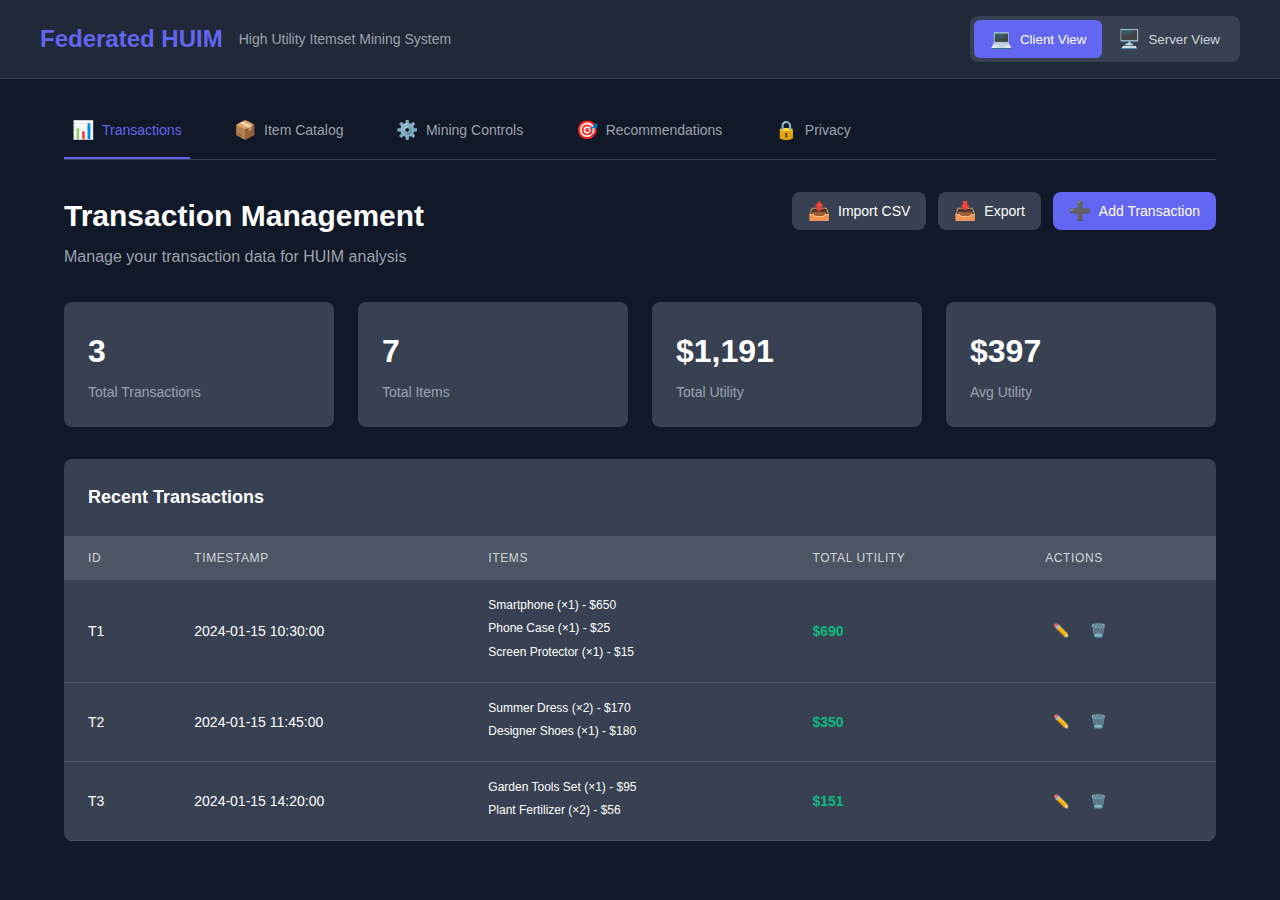
<file: index.html>
<!DOCTYPE html>
<html lang="en">
<head>
    <meta charset="UTF-8">
    <meta name="viewport" content="width=device-width, initial-scale=1.0">
    <title>Federated HUIM System</title>
    <link rel="stylesheet" href="styles.css">
</head>
<body>
    <div class="container">
        <!-- Navigation Header -->
        <nav class="navbar">
            <div class="nav-content">
                <div class="nav-left">
                    <h1 class="logo">Federated HUIM</h1>
                    <span class="subtitle">High Utility Itemset Mining System</span>
                </div>
                
                <div class="nav-tabs">
                    <button class="nav-tab active" onclick="switchView('client')">
                        <span class="icon">💻</span>
                        Client View
                    </button>
                    <button class="nav-tab" onclick="switchView('server')">
                        <span class="icon">🖥️</span>
                        Server View
                    </button>
                </div>
            </div>
        </nav>

        <!-- Client Interface -->
        <div id="client-view" class="view-container active">
            <div class="tab-navigation">
                <button class="tab-btn active" onclick="switchTab('transactions')">
                    <span class="icon">📊</span>
                    Transactions
                </button>
                <button class="tab-btn" onclick="switchTab('catalog')">
                    <span class="icon">📦</span>
                    Item Catalog
                </button>
                <button class="tab-btn" onclick="switchTab('mining')">
                    <span class="icon">⚙️</span>
                    Mining Controls
                </button>
                <button class="tab-btn" onclick="switchTab('recommendations')">
                    <span class="icon">🎯</span>
                    Recommendations
                </button>
                <button class="tab-btn" onclick="switchTab('privacy')">
                    <span class="icon">🔒</span>
                    Privacy
                </button>
            </div>

            <!-- Transaction Management Tab -->
            <div id="transactions-tab" class="tab-content active">
                <div class="content-header">
                    <div>
                        <h2>Transaction Management</h2>
                        <p>Manage your transaction data for HUIM analysis</p>
                    </div>
                    <div class="header-actions">
                        <button class="btn btn-secondary">
                            <span class="icon">📤</span>
                            Import CSV
                        </button>
                        <button class="btn btn-secondary">
                            <span class="icon">📥</span>
                            Export
                        </button>
                        <button class="btn btn-primary">
                            <span class="icon">➕</span>
                            Add Transaction
                        </button>
                    </div>
                </div>

                <!-- Statistics Cards -->
                <div class="stats-grid">
                    <div class="stat-card">
                        <div class="stat-value">3</div>
                        <div class="stat-label">Total Transactions</div>
                    </div>
                    <div class="stat-card">
                        <div class="stat-value">7</div>
                        <div class="stat-label">Total Items</div>
                    </div>
                    <div class="stat-card">
                        <div class="stat-value">$1,191</div>
                        <div class="stat-label">Total Utility</div>
                    </div>
                    <div class="stat-card">
                        <div class="stat-value">$397</div>
                        <div class="stat-label">Avg Utility</div>
                    </div>
                </div>

                <!-- Transactions Table -->
                <div class="table-container">
                    <h3>Recent Transactions</h3>
                    <table class="data-table">
                        <thead>
                            <tr>
                                <th>ID</th>
                                <th>Timestamp</th>
                                <th>Items</th>
                                <th>Total Utility</th>
                                <th>Actions</th>
                            </tr>
                        </thead>
                        <tbody>
                            <tr>
                                <td>T1</td>
                                <td>2024-01-15 10:30:00</td>
                                <td>
                                    <div class="item-list">
                                        <div>Smartphone (×1) - $650</div>
                                        <div>Phone Case (×1) - $25</div>
                                        <div>Screen Protector (×1) - $15</div>
                                    </div>
                                </td>
                                <td class="utility-value">$690</td>
                                <td>
                                    <button class="action-btn edit">✏️</button>
                                    <button class="action-btn delete">🗑️</button>
                                </td>
                            </tr>
                            <tr>
                                <td>T2</td>
                                <td>2024-01-15 11:45:00</td>
                                <td>
                                    <div class="item-list">
                                        <div>Summer Dress (×2) - $170</div>
                                        <div>Designer Shoes (×1) - $180</div>
                                    </div>
                                </td>
                                <td class="utility-value">$350</td>
                                <td>
                                    <button class="action-btn edit">✏️</button>
                                    <button class="action-btn delete">🗑️</button>
                                </td>
                            </tr>
                            <tr>
                                <td>T3</td>
                                <td>2024-01-15 14:20:00</td>
                                <td>
                                    <div class="item-list">
                                        <div>Garden Tools Set (×1) - $95</div>
                                        <div>Plant Fertilizer (×2) - $56</div>
                                    </div>
                                </td>
                                <td class="utility-value">$151</td>
                                <td>
                                    <button class="action-btn edit">✏️</button>
                                    <button class="action-btn delete">🗑️</button>
                                </td>
                            </tr>
                        </tbody>
                    </table>
                </div>
            </div>

            <!-- Item Catalog Tab -->
            <div id="catalog-tab" class="tab-content">
                <div class="content-header">
                    <div>
                        <h2>Item Catalog</h2>
                        <p>Manage item utilities and weights for HUIM analysis</p>
                    </div>
                    <div class="header-actions">
                        <button class="btn btn-primary">
                            <span class="icon">➕</span>
                            Add Item
                        </button>
                    </div>
                </div>

                <!-- Search and Filter -->
                <div class="filter-section">
                    <input type="text" placeholder="Search items..." class="search-input">
                    <select class="filter-select">
                        <option>All Categories</option>
                        <option>Electronics</option>
                        <option>Accessories</option>
                        <option>Clothing</option>
                        <option>Footwear</option>
                        <option>Garden</option>
                    </select>
                </div>

                <!-- Item Statistics -->
                <div class="stats-grid">
                    <div class="stat-card">
                        <div class="stat-value">10</div>
                        <div class="stat-label">Total Items</div>
                    </div>
                    <div class="stat-card">
                        <div class="stat-value">5</div>
                        <div class="stat-label">Categories</div>
                    </div>
                    <div class="stat-card">
                        <div class="stat-value">$244</div>
                        <div class="stat-label">Avg Utility</div>
                    </div>
                    <div class="stat-card">
                        <div class="stat-value">76%</div>
                        <div class="stat-label">Avg Weight</div>
                    </div>
                </div>

                <!-- Items Table -->
                <div class="table-container">
                    <h3>Item Catalog (10 items)</h3>
                    <table class="data-table">
                        <thead>
                            <tr>
                                <th>Item Name</th>
                                <th>Category</th>
                                <th>Base Utility</th>
                                <th>Weight</th>
                                <th>Frequency</th>
                                <th>Actions</th>
                            </tr>
                        </thead>
                        <tbody>
                            <tr>
                                <td>Smartphone</td>
                                <td><span class="category-tag">Electronics</span></td>
                                <td class="utility-value">$650</td>
                                <td>
                                    <div class="progress-bar">
                                        <div class="progress-fill" style="width: 100%"></div>
                                    </div>
                                    100%
                                </td>
                                <td>24</td>
                                <td>
                                    <button class="action-btn edit">✏️</button>
                                    <button class="action-btn delete">🗑️</button>
                                </td>
                            </tr>
                            <tr>
                                <td>Phone Case</td>
                                <td><span class="category-tag">Accessories</span></td>
                                <td class="utility-value">$25</td>
                                <td>
                                    <div class="progress-bar">
                                        <div class="progress-fill" style="width: 80%"></div>
                                    </div>
                                    80%
                                </td>
                                <td>18</td>
                                <td>
                                    <button class="action-btn edit">✏️</button>
                                    <button class="action-btn delete">🗑️</button>
                                </td>
                            </tr>
                            <tr>
                                <td>Summer Dress</td>
                                <td><span class="category-tag">Clothing</span></td>
                                <td class="utility-value">$85</td>
                                <td>
                                    <div class="progress-bar">
                                        <div class="progress-fill" style="width: 80%"></div>
                                    </div>
                                    80%
                                </td>
                                <td>22</td>
                                <td>
                                    <button class="action-btn edit">✏️</button>
                                    <button class="action-btn delete">🗑️</button>
                                </td>
                            </tr>
                        </tbody>
                    </table>
                </div>
            </div>

            <!-- Mining Controls Tab -->
            <div id="mining-tab" class="tab-content">
                <div class="content-header">
                    <div>
                        <h2>Mining Controls</h2>
                        <p>Configure and control local HUIM discovery</p>
                    </div>
                    <div class="header-actions">
                        <button class="btn btn-success" id="start-mining">
                            <span class="icon">▶️</span>
                            Start Mining
                        </button>
                    </div>
                </div>

                <div class="mining-layout">
                    <!-- Configuration Panel -->
                    <div class="mining-config">
                        <div class="config-section">
                            <h3>Algorithm Configuration</h3>
                            
                            <div class="form-group">
                                <label>Minimum Utility Threshold: $<span id="utility-value">100</span></label>
                                <input type="range" id="utility-threshold" min="10" max="1000" step="10" value="100" class="slider">
                                <div class="slider-labels">
                                    <span>$10</span>
                                    <span>$1000</span>
                                </div>
                            </div>

                            <div class="form-group">
                                <label>Support Threshold: <span id="support-value">20.0</span>%</label>
                                <input type="range" id="support-threshold" min="1" max="100" step="1" value="20" class="slider">
                                <div class="slider-labels">
                                    <span>1%</span>
                                    <span>100%</span>
                                </div>
                            </div>

                            <div class="form-group">
                                <label>Analysis Time Window</label>
                                <select class="form-select">
                                    <option>Last 24 Hours</option>
                                    <option>Last 3 Days</option>
                                    <option selected>Last 7 Days</option>
                                    <option>Last 30 Days</option>
                                    <option>All Time</option>
                                </select>
                            </div>

                            <div class="form-group">
                                <label>Model Update Frequency</label>
                                <select class="form-select">
                                    <option>Real-time</option>
                                    <option selected>Daily</option>
                                    <option>Weekly</option>
                                    <option>Manual Only</option>
                                </select>
                            </div>
                        </div>

                        <!-- Mining Progress -->
                        <div id="mining-progress" class="config-section" style="display: none;">
                            <h3>Mining Progress</h3>
                            <div class="progress-section">
                                <div class="progress-info">
                                    <span>Overall Progress</span>
                                    <span id="progress-percent">0%</span>
                                </div>
                                <div class="progress-bar large">
                                    <div id="progress-fill" class="progress-fill"></div>
                                </div>
                                <div id="progress-status" class="progress-status">
                                    Ready to start mining...
                                </div>
                            </div>
                        </div>
                    </div>

                    <!-- Status Panel -->
                    <div class="mining-status">
                        <div class="status-section">
                            <h3>Mining Statistics</h3>
                            <div class="status-grid">
                                <div class="status-item">
                                    <span class="status-label">Last Run:</span>
                                    <span class="status-value">2 hours ago</span>
                                </div>
                                <div class="status-item">
                                    <span class="status-label">HUIMs Found:</span>
                                    <span class="status-value highlight">142</span>
                                </div>
                                <div class="status-item">
                                    <span class="status-label">Avg Utility:</span>
                                    <span class="status-value">$245</span>
                                </div>
                                <div class="status-item">
                                    <span class="status-label">Execution Time:</span>
                                    <span class="status-value">1.2s</span>
                                </div>
                            </div>
                        </div>

                        <div class="status-section">
                            <h3>Federation Status</h3>
                            <div class="status-grid">
                                <div class="status-item">
                                    <span class="status-label">Next Run:</span>
                                    <span class="status-value">In 22 hours</span>
                                </div>
                                <div class="status-item">
                                    <span class="status-label">Federation Sync:</span>
                                    <span class="status-value connected">Connected</span>
                                </div>
                            </div>
                            <button class="btn btn-primary full-width">Force Sync Now</button>
                        </div>
                    </div>
                </div>
            </div>

            <!-- Recommendations Tab -->
            <div id="recommendations-tab" class="tab-content">
                <div class="content-header">
                    <div>
                        <h2>Recommendation Dashboard</h2>
                        <p>AI-powered recommendations based on local HUIM patterns</p>
                    </div>
                    <div class="header-actions">
                        <select class="form-select">
                            <option>Last 7 Days</option>
                            <option>Last 30 Days</option>
                        </select>
                    </div>
                </div>

                <!-- Performance Metrics -->
                <div class="stats-grid">
                    <div class="stat-card">
                        <div class="stat-value">87%</div>
                        <div class="stat-label">Recommendation Accuracy</div>
                        <div class="stat-change positive">+5.2% from last week</div>
                    </div>
                    <div class="stat-card">
                        <div class="stat-value">$2,340</div>
                        <div class="stat-label">Revenue from Recs</div>
                        <div class="stat-change positive">+12.8% from last week</div>
                    </div>
                    <div class="stat-card">
                        <div class="stat-value">64%</div>
                        <div class="stat-label">Click-through Rate</div>
                        <div class="stat-change negative">-2.1% from last week</div>
                    </div>
                    <div class="stat-card">
                        <div class="stat-value">4.6</div>
                        <div class="stat-label">Avg Rating</div>
                        <div class="stat-change positive">+0.3 from last week</div>
                    </div>
                </div>

                <!-- Recommendations List -->
                <div class="recommendations-container">
                    <h3>Active Recommendations</h3>
                    
                    <div class="recommendation-card">
                        <div class="rec-header">
                            <span class="rec-type cross-sell">Cross-sell</span>
                            <span class="rec-confidence">Confidence: 92.0%</span>
                        </div>
                        <h4>Recommended Itemset</h4>
                        <div class="itemset-tags">
                            <span class="item-tag">Smartphone</span>
                            <span class="item-tag">Phone Case</span>
                            <span class="item-tag">Screen Protector</span>
                        </div>
                        <p class="rec-reason">Customers who buy smartphones frequently purchase protective accessories</p>
                        <div class="rec-actions">
                            <span class="utility-value">Utility: $690</span>
                            <button class="btn btn-primary">Apply Recommendation</button>
                            <button class="btn btn-secondary">View Details</button>
                        </div>
                    </div>

                    <div class="recommendation-card">
                        <div class="rec-header">
                            <span class="rec-type upsell">Upsell</span>
                            <span class="rec-confidence">Confidence: 81.0%</span>
                        </div>
                        <h4>Recommended Itemset</h4>
                        <div class="itemset-tags">
                            <span class="item-tag">Laptop</span>
                            <span class="item-tag">Wireless Mouse</span>
                            <span class="item-tag">Mechanical Keyboard</span>
                        </div>
                        <p class="rec-reason">Computer buyers often upgrade to premium peripherals for better productivity</p>
                        <div class="rec-actions">
                            <span class="utility-value">Utility: $1,365</span>
                            <button class="btn btn-primary">Apply Recommendation</button>
                            <button class="btn btn-secondary">View Details</button>
                        </div>
                    </div>
                </div>
            </div>

            <!-- Privacy Tab -->
            <div id="privacy-tab" class="tab-content">
                <div class="content-header">
                    <div>
                        <h2>Privacy Settings</h2>
                        <p>Control what data is shared with the federation</p>
                    </div>
                    <div class="privacy-status">
                        <span class="icon">🔒</span>
                        <span>Privacy Protected</span>
                    </div>
                </div>

                <div class="privacy-layout">
                    <!-- Data Sharing Controls -->
                    <div class="privacy-section">
                        <h3>Data Sharing Preferences</h3>
                        
                        <div class="privacy-option">
                            <div class="option-info">
                                <div class="option-title">Pattern Frequencies</div>
                                <div class="option-desc">Share aggregated pattern occurrence counts</div>
                            </div>
                            <label class="toggle">
                                <input type="checkbox" checked>
                                <span class="toggle-slider"></span>
                            </label>
                        </div>

                        <div class="privacy-option">
                            <div class="option-info">
                                <div class="option-title">Utility Values</div>
                                <div class="option-desc">Share actual monetary utility values</div>
                            </div>
                            <label class="toggle">
                                <input type="checkbox">
                                <span class="toggle-slider"></span>
                            </label>
                        </div>

                        <div class="privacy-option">
                            <div class="option-info">
                                <div class="option-title">Item Frequencies</div>
                                <div class="option-desc">Share how often items appear in transactions</div>
                            </div>
                            <label class="toggle">
                                <input type="checkbox" checked>
                                <span class="toggle-slider"></span>
                            </label>
                        </div>

                        <div class="privacy-option warning">
                            <div class="option-info">
                                <div class="option-title">Raw Transactions</div>
                                <div class="option-desc">
                                    <span class="warning-icon">⚠️</span>
                                    Share complete transaction data (not recommended)
                                </div>
                            </div>
                            <label class="toggle">
                                <input type="checkbox">
                                <span class="toggle-slider danger"></span>
                            </label>
                        </div>
                    </div>

                    <!-- Security Status -->
                    <div class="privacy-section">
                        <h3>Security Status</h3>
                        
                        <div class="security-item">
                            <div class="security-info">
                                <div class="security-title">End-to-End Encryption</div>
                                <div class="security-desc">Encrypt data before federation</div>
                            </div>
                            <div class="security-status active">
                                <span class="status-dot"></span>
                                Active
                            </div>
                        </div>

                        <div class="security-item">
                            <div class="security-info">
                                <div class="security-title">Secure Aggregation</div>
                                <div class="security-desc">Use secure multi-party computation</div>
                            </div>
                            <div class="security-status active">
                                <span class="status-dot"></span>
                                Enabled
                            </div>
                        </div>

                        <div class="security-item">
                            <div class="security-info">
                                <div class="security-title">Local Computation</div>
                                <div class="security-desc">Keep raw data on device</div>
                            </div>
                            <div class="security-status active">
                                <span class="status-dot"></span>
                                Verified
                            </div>
                        </div>
                    </div>
                </div>
            </div>
        </div>

        <!-- Server Interface -->
        <div id="server-view" class="view-container">
            <div class="tab-navigation">
                <button class="tab-btn active" onclick="switchServerTab('federation')">
                    <span class="icon">📡</span>
                    Federation Status
                </button>
                <button class="tab-btn" onclick="switchServerTab('patterns')">
                    <span class="icon">🌐</span>
                    Global Patterns
                </button>
                <button class="tab-btn" onclick="switchServerTab('monitoring')">
                    <span class="icon">📊</span>
                    Client Monitoring
                </button>
                <button class="tab-btn" onclick="switchServerTab('analytics')">
                    <span class="icon">📈</span>
                    Analytics
                </button>
            </div>

            <!-- Federation Dashboard Tab -->
            <div id="federation-tab" class="tab-content active">
                <div class="content-header">
                    <div>
                        <h2>Federation Dashboard</h2>
                        <p>Monitor federated learning network status and performance</p>
                    </div>
                    <div class="federation-status">
                        <span class="status-dot active"></span>
                        <span>Federation Active</span>
                    </div>
                </div>

                <!-- Overview Metrics -->
                <div class="stats-grid">
                    <div class="stat-card">
                        <div class="stat-value">3</div>
                        <div class="stat-label">Connected Clients</div>
                        <div class="stat-detail">3 active</div>
                    </div>
                    <div class="stat-card">
                        <div class="stat-value">89</div>
                        <div class="stat-label">Training Rounds</div>
                        <div class="stat-detail">+8 today</div>
                    </div>
                    <div class="stat-card">
                        <div class="stat-value">94.2%</div>
                        <div class="stat-label">Model Accuracy</div>
                        <div class="stat-detail">+2.1% this week</div>
                    </div>
                    <div class="stat-card">
                        <div class="stat-value">402</div>
                        <div class="stat-label">Global HUIMs</div>
                        <div class="stat-detail">+34 discovered</div>
                    </div>
                </div>

                <div class="federation-layout">
                    <!-- Client Status -->
                    <div class="client-status-panel">
                        <h3>Client Status</h3>
                        
                        <div class="client-item">
                            <div class="client-info">
                                <div class="client-status-dot active"></div>
                                <div>
                                    <div class="client-name">Electronics Retail Store</div>
                                    <div class="client-id">client-1</div>
                                </div>
                            </div>
                            <div class="client-details">
                                <div class="client-status-text">Active</div>
                                <div class="client-time">2 min ago</div>
                            </div>
                            <div class="contribution-bar">
                                <div class="contribution-label">Contribution: 85%</div>
                                <div class="progress-bar">
                                    <div class="progress-fill" style="width: 85%"></div>
                                </div>
                            </div>
                        </div>

                        <div class="client-item">
                            <div class="client-info">
                                <div class="client-status-dot active"></div>
                                <div>
                                    <div class="client-name">Fashion Retail Store</div>
                                    <div class="client-id">client-2</div>
                                </div>
                            </div>
                            <div class="client-details">
                                <div class="client-status-text">Active</div>
                                <div class="client-time">1 min ago</div>
                            </div>
                            <div class="contribution-bar">
                                <div class="contribution-label">Contribution: 92%</div>
                                <div class="progress-bar">
                                    <div class="progress-fill" style="width: 92%"></div>
                                </div>
                            </div>
                        </div>

                        <div class="client-item">
                            <div class="client-info">
                                <div class="client-status-dot syncing"></div>
                                <div>
                                    <div class="client-name">Home & Garden Store</div>
                                    <div class="client-id">client-3</div>
                                </div>
                            </div>
                            <div class="client-details">
                                <div class="client-status-text">Syncing</div>
                                <div class="client-time">5 min ago</div>
                            </div>
                            <div class="contribution-bar">
                                <div class="contribution-label">Contribution: 78%</div>
                                <div class="progress-bar">
                                    <div class="progress-fill" style="width: 78%"></div>
                                </div>
                            </div>
                        </div>
                    </div>

                    <!-- Training Progress -->
                    <div class="training-panel">
                        <h3>Current Training Round</h3>
                        
                        <div class="training-progress">
                            <div class="progress-info">
                                <span>Round #89 Progress</span>
                                <span>65%</span>
                            </div>
                            <div class="progress-bar large">
                                <div class="progress-fill" style="width: 65%"></div>
                            </div>
                        </div>

                        <div class="training-stats">
                            <div class="training-stat">
                                <span class="stat-label">Participating:</span>
                                <span class="stat-value">3/3 clients</span>
                            </div>
                            <div class="training-stat">
                                <span class="stat-label">ETA:</span>
                                <span class="stat-value">3 minutes</span>
                            </div>
                            <div class="training-stat">
                                <span class="stat-label">Loss:</span>
                                <span class="stat-value highlight">0.0234</span>
                            </div>
                            <div class="training-stat">
                                <span class="stat-label">Convergence:</span>
                                <span class="stat-value">Improving</span>
                            </div>
                        </div>
                    </div>
                </div>
            </div>

            <!-- Global Patterns Tab -->
            <div id="patterns-tab" class="tab-content">
                <div class="content-header">
                    <div>
                        <h2>Global Pattern Discovery</h2>
                        <p>High utility itemsets discovered across the federation</p>
                    </div>
                    <div class="header-actions">
                        <button class="btn btn-secondary">
                            <span class="icon">📥</span>
                            Export Patterns
                        </button>
                    </div>
                </div>

                <!-- Global Statistics -->
                <div class="stats-grid">
                    <div class="stat-card">
                        <div class="stat-value">5</div>
                        <div class="stat-label">Global Patterns</div>
                        <div class="stat-detail">Discovered this round</div>
                    </div>
                    <div class="stat-card">
                        <div class="stat-value">$43,160</div>
                        <div class="stat-label">Total Global Utility</div>
                        <div class="stat-detail">Across 3 retail stores</div>
                    </div>
                    <div class="stat-card">
                        <div class="stat-value">56%</div>
                        <div class="stat-label">Avg Support</div>
                        <div class="stat-detail">Cross-client consistency</div>
                    </div>
                    <div class="stat-card">
                        <div class="stat-value">3</div>
                        <div class="stat-label">Rising Trends</div>
                        <div class="stat-detail">Growing patterns</div>
                    </div>
                </div>

                <!-- Patterns Table -->
                <div class="table-container">
                    <h3>Global High Utility Itemsets (5 patterns)</h3>
                    <table class="data-table">
                        <thead>
                            <tr>
                                <th>Itemset</th>
                                <th>Global Utility</th>
                                <th>Support</th>
                                <th>Confidence</th>
                                <th>Clients</th>
                                <th>Trend</th>
                            </tr>
                        </thead>
                        <tbody>
                            <tr>
                                <td>
                                    <div class="itemset-tags">
                                        <span class="item-tag">Smartphone</span>
                                        <span class="item-tag">Case</span>
                                        <span class="item-tag">Screen Protector</span>
                                    </div>
                                </td>
                                <td class="utility-value">$15,680</td>
                                <td>
                                    <div class="support-bar">
                                        <div class="progress-bar small">
                                            <div class="progress-fill" style="width: 67%"></div>
                                        </div>
                                        67.0%
                                    </div>
                                </td>
                                <td>89.0%</td>
                                <td><span class="client-count">3/3</span></td>
                                <td>
                                    <div class="trend rising">
                                        <span class="trend-icon">📈</span>
                                        Rising
                                    </div>
                                </td>
                            </tr>
                            <tr>
                                <td>
                                    <div class="itemset-tags">
                                        <span class="item-tag">Laptop</span>
                                        <span class="item-tag">Mouse</span>
                                        <span class="item-tag">Keyboard</span>
                                    </div>
                                </td>
                                <td class="utility-value">$24,750</td>
                                <td>
                                    <div class="support-bar">
                                        <div class="progress-bar small">
                                            <div class="progress-fill" style="width: 54%"></div>
                                        </div>
                                        54.0%
                                    </div>
                                </td>
                                <td>82.0%</td>
                                <td><span class="client-count">2/3</span></td>
                                <td>
                                    <div class="trend stable">
                                        <span class="trend-icon">➖</span>
                                        Stable
                                    </div>
                                </td>
                            </tr>
                        </tbody>
                    </table>
                </div>
            </div>

            <!-- Client Monitoring Tab -->
            <div id="monitoring-tab" class="tab-content">
                <div class="content-header">
                    <div>
                        <h2>Client Monitoring</h2>
                        <p>Monitor client health, performance, and data quality</p>
                    </div>
                    <div class="monitoring-status">
                        <div class="status-indicator">
                            <span class="status-dot active"></span>
                            <span>2 Healthy</span>
                        </div>
                        <div class="status-indicator">
                            <span class="status-dot warning"></span>
                            <span>1 Warning</span>
                        </div>
                        <div class="status-indicator">
                            <span class="status-dot error"></span>
                            <span>0 Error</span>
                        </div>
                    </div>
                </div>

                <!-- Client Overview -->
                <div class="monitoring-layout">
                    <div class="client-overview">
                        <h3>Client Overview</h3>
                        
                        <div class="client-monitor-item active" onclick="selectClient('client-1')">
                            <div class="client-header">
                                <div class="client-info">
                                    <span class="status-icon healthy">✅</span>
                                    <div>
                                        <div class="client-name">Electronics Retail Store</div>
                                        <div class="client-id">client-1</div>
                                    </div>
                                </div>
                                <div class="client-status">
                                    <div class="status-text healthy">Healthy</div>
                                    <div class="status-time">2 min ago</div>
                                </div>
                            </div>
                            <div class="client-metrics">
                                <div class="metric">
                                    <span class="metric-label">Quality:</span>
                                    <span class="metric-value">94%</span>
                                </div>
                                <div class="metric">
                                    <span class="metric-label">Score:</span>
                                    <span class="metric-value">85%</span>
                                </div>
                                <div class="metric">
                                    <span class="metric-label">Latency:</span>
                                    <span class="metric-value">45ms</span>
                                </div>
                                <div class="metric">
                                    <span class="metric-label">Accuracy:</span>
                                    <span class="metric-value">89.2%</span>
                                </div>
                            </div>
                        </div>

                        <div class="client-monitor-item" onclick="selectClient('client-2')">
                            <div class="client-header">
                                <div class="client-info">
                                    <span class="status-icon healthy">✅</span>
                                    <div>
                                        <div class="client-name">Fashion Retail Store</div>
                                        <div class="client-id">client-2</div>
                                    </div>
                                </div>
                                <div class="client-status">
                                    <div class="status-text healthy">Healthy</div>
                                    <div class="status-time">1 min ago</div>
                                </div>
                            </div>
                            <div class="client-metrics">
                                <div class="metric">
                                    <span class="metric-label">Quality:</span>
                                    <span class="metric-value">98%</span>
                                </div>
                                <div class="metric">
                                    <span class="metric-label">Score:</span>
                                    <span class="metric-value">92%</span>
                                </div>
                                <div class="metric">
                                    <span class="metric-label">Latency:</span>
                                    <span class="metric-value">32ms</span>
                                </div>
                                <div class="metric">
                                    <span class="metric-label">Accuracy:</span>
                                    <span class="metric-value">91.7%</span>
                                </div>
                            </div>
                        </div>

                        <div class="client-monitor-item" onclick="selectClient('client-3')">
                            <div class="client-header">
                                <div class="client-info">
                                    <span class="status-icon warning">⚠️</span>
                                    <div>
                                        <div class="client-name">Home & Garden Store</div>
                                        <div class="client-id">client-3</div>
                                    </div>
                                </div>
                                <div class="client-status">
                                    <div class="status-text warning">Warning</div>
                                    <div class="status-time">5 min ago</div>
                                </div>
                            </div>
                            <div class="client-metrics">
                                <div class="metric">
                                    <span class="metric-label">Quality:</span>
                                    <span class="metric-value">87%</span>
                                </div>
                                <div class="metric">
                                    <span class="metric-label">Score:</span>
                                    <span class="metric-value">78%</span>
                                </div>
                                <div class="metric">
                                    <span class="metric-label">Latency:</span>
                                    <span class="metric-value">89ms</span>
                                </div>
                                <div class="metric">
                                    <span class="metric-label">Accuracy:</span>
                                    <span class="metric-value">83.6%</span>
                                </div>
                            </div>
                        </div>
                    </div>

                    <!-- Client Details -->
                    <div class="client-details">
                        <div id="client-details-content">
                            <div class="details-placeholder">
                                <span class="icon">📊</span>
                                <div>Select a client to view detailed metrics</div>
                            </div>
                        </div>
                    </div>
                </div>
            </div>

            <!-- Analytics Tab -->
            <div id="analytics-tab" class="tab-content">
                <div class="content-header">
                    <div>
                        <h2>Analytics Dashboard</h2>
                        <p>Comprehensive federation performance analytics</p>
                    </div>
                    <div class="header-actions">
                        <select class="form-select">
                            <option>Last 7 Days</option>
                            <option>Last 30 Days</option>
                            <option>Last 90 Days</option>
                        </select>
                        <button class="btn btn-primary">
                            <span class="icon">📅</span>
                            Export Report
                        </button>
                    </div>
                </div>

                <!-- Summary Statistics -->
                <div class="analytics-summary">
                    <div class="summary-card">
                        <div class="summary-value">$89,420</div>
                        <div class="summary-label">Total Revenue</div>
                        <div class="summary-change positive">+18.5% growth</div>
                    </div>
                    <div class="summary-card">
                        <div class="summary-value">92.4%</div>
                        <div class="summary-label">Avg Accuracy</div>
                        <div class="summary-change positive">+2.1% improvement</div>
                    </div>
                    <div class="summary-card">
                        <div class="summary-value">402</div>
                        <div class="summary-label">Total Patterns</div>
                        <div class="summary-change positive">+34 this week</div>
                    </div>
                    <div class="summary-card">
                        <div class="summary-value">3</div>
                        <div class="summary-label">Active Clients</div>
                        <div class="summary-change">All connected</div>
                    </div>
                    <div class="summary-card">
                        <div class="summary-value">99.8%</div>
                        <div class="summary-label">Uptime</div>
                        <div class="summary-change positive">Excellent</div>
                    </div>
                    <div class="summary-card">
                        <div class="summary-value">8.4GB</div>
                        <div class="summary-label">Data Processed</div>
                        <div class="summary-change">Today</div>
                    </div>
                </div>

                <!-- Chart and Insights -->
                <div class="analytics-layout">
                    <div class="chart-container">
                        <h3>Performance Trends</h3>
                        <div class="chart-placeholder">
                            <div class="chart-bars">
                                <div class="chart-bar" style="height: 60%"></div>
                                <div class="chart-bar" style="height: 75%"></div>
                                <div class="chart-bar" style="height: 45%"></div>
                                <div class="chart-bar" style="height: 90%"></div>
                                <div class="chart-bar" style="height: 85%"></div>
                                <div class="chart-bar" style="height: 95%"></div>
                                <div class="chart-bar" style="height: 80%"></div>
                            </div>
                            <div class="chart-labels">
                                <span>Mon</span>
                                <span>Tue</span>
                                <span>Wed</span>
                                <span>Thu</span>
                                <span>Fri</span>
                                <span>Sat</span>
                                <span>Sun</span>
                            </div>
                        </div>
                    </div>

                    <div class="insights-panel">
                        <h3>Federation Insights</h3>
                        <div class="insight-list">
                            <div class="insight-item">
                                • Cross-sell recommendations show highest effectiveness at 87%
                            </div>
                            <div class="insight-item">
                                • All 3 retail stores maintain consistent participation
                            </div>
                            <div class="insight-item">
                                • Data quality improved by 12% this month
                            </div>
                            <div class="insight-item">
                                • Network latency optimized across retail locations
                            </div>
                        </div>
                    </div>
                </div>
            </div>
        </div>
    </div>

    <script src="script.js"></script>
</body>
</html>
</file>
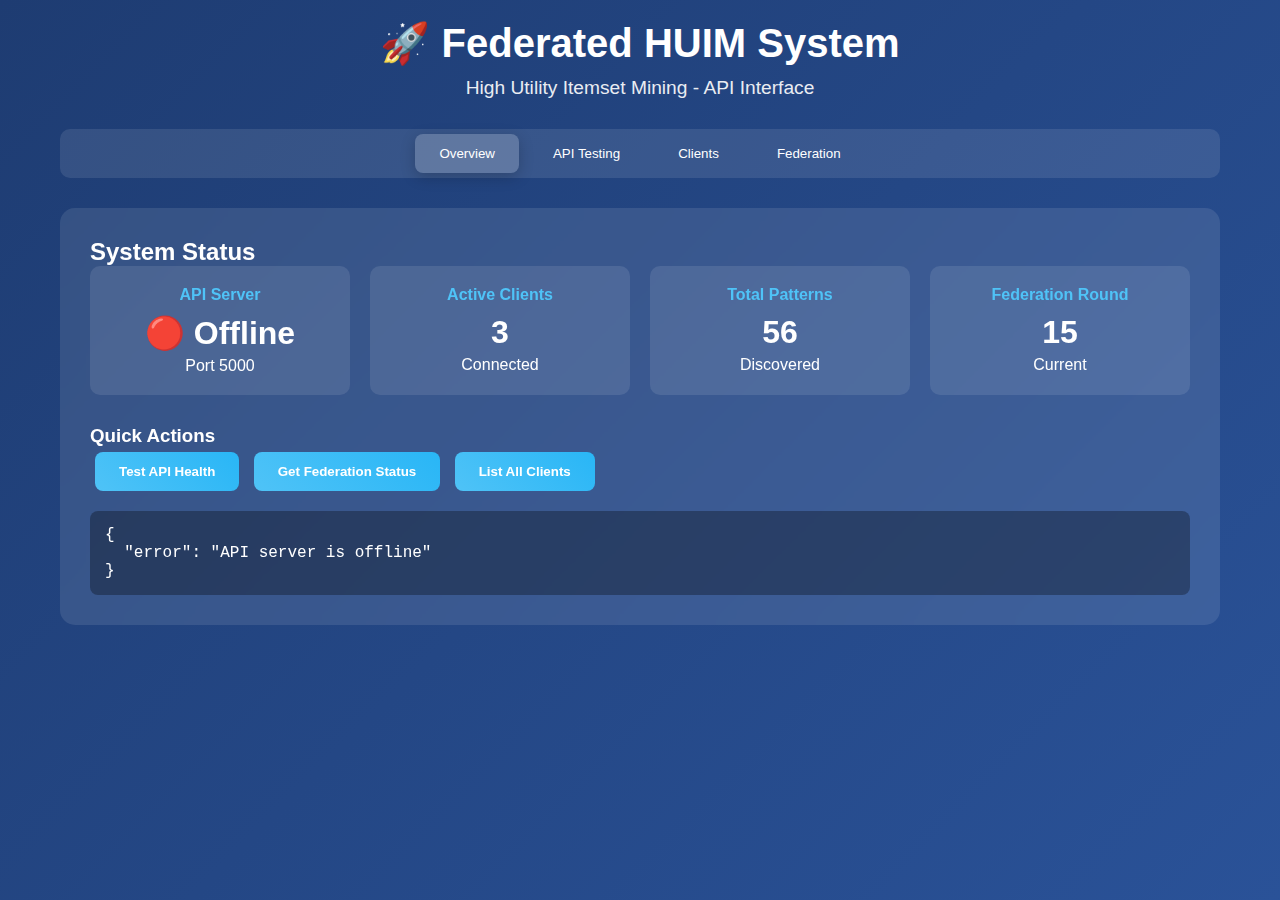
<file: simple_frontend.html>
<!DOCTYPE html>
<html lang="en">
<head>
    <meta charset="UTF-8">
    <meta name="viewport" content="width=device-width, initial-scale=1.0">
    <title>Federated HUIM System</title>
    <style>
        * {
            margin: 0;
            padding: 0;
            box-sizing: border-box;
        }
        
        body {
            font-family: 'Segoe UI', Tahoma, Geneva, Verdana, sans-serif;
            background: linear-gradient(135deg, #1e3c72 0%, #2a5298 100%);
            color: white;
            min-height: 100vh;
        }
        
        .container {
            max-width: 1200px;
            margin: 0 auto;
            padding: 20px;
        }
        
        .header {
            text-align: center;
            margin-bottom: 30px;
        }
        
        .header h1 {
            font-size: 2.5em;
            margin-bottom: 10px;
            color: #fff;
        }
        
        .header p {
            font-size: 1.2em;
            opacity: 0.9;
        }
        
        .nav-tabs {
            display: flex;
            justify-content: center;
            margin-bottom: 30px;
            background: rgba(255, 255, 255, 0.1);
            border-radius: 10px;
            padding: 5px;
        }
        
        .nav-tab {
            padding: 12px 24px;
            margin: 0 5px;
            background: transparent;
            border: none;
            color: white;
            cursor: pointer;
            border-radius: 8px;
            transition: all 0.3s ease;
        }
        
        .nav-tab.active {
            background: rgba(255, 255, 255, 0.2);
            box-shadow: 0 4px 15px rgba(0, 0, 0, 0.2);
        }
        
        .nav-tab:hover {
            background: rgba(255, 255, 255, 0.15);
        }
        
        .content-panel {
            display: none;
            background: rgba(255, 255, 255, 0.1);
            border-radius: 15px;
            padding: 30px;
            backdrop-filter: blur(10px);
        }
        
        .content-panel.active {
            display: block;
        }
        
        .api-section {
            margin-bottom: 30px;
        }
        
        .api-section h3 {
            margin-bottom: 15px;
            color: #4fc3f7;
        }
        
        .api-endpoint {
            background: rgba(0, 0, 0, 0.2);
            padding: 15px;
            border-radius: 8px;
            margin-bottom: 10px;
            border-left: 4px solid #4fc3f7;
        }
        
        .method {
            display: inline-block;
            padding: 4px 8px;
            border-radius: 4px;
            font-weight: bold;
            margin-right: 10px;
        }
        
        .method.get { background: #4caf50; }
        .method.post { background: #ff9800; }
        .method.put { background: #2196f3; }
        .method.delete { background: #f44336; }
        
        .status-grid {
            display: grid;
            grid-template-columns: repeat(auto-fit, minmax(250px, 1fr));
            gap: 20px;
            margin-bottom: 30px;
        }
        
        .status-card {
            background: rgba(255, 255, 255, 0.1);
            padding: 20px;
            border-radius: 10px;
            text-align: center;
        }
        
        .status-card h4 {
            margin-bottom: 10px;
            color: #4fc3f7;
        }
        
        .status-value {
            font-size: 2em;
            font-weight: bold;
            margin-bottom: 5px;
        }
        
        .test-button {
            background: linear-gradient(45deg, #4fc3f7, #29b6f6);
            border: none;
            padding: 12px 24px;
            border-radius: 8px;
            color: white;
            cursor: pointer;
            font-weight: bold;
            transition: all 0.3s ease;
            margin: 5px;
        }
        
        .test-button:hover {
            transform: translateY(-2px);
            box-shadow: 0 4px 15px rgba(79, 195, 247, 0.4);
        }
        
        .response-area {
            background: rgba(0, 0, 0, 0.3);
            padding: 15px;
            border-radius: 8px;
            margin-top: 15px;
            font-family: 'Courier New', monospace;
            white-space: pre-wrap;
            max-height: 300px;
            overflow-y: auto;
        }
    </style>
</head>
<body>
    <div class="container">
        <div class="header">
            <h1>🚀 Federated HUIM System</h1>
            <p>High Utility Itemset Mining - API Interface</p>
        </div>
        
        <div class="nav-tabs">
            <button class="nav-tab active" onclick="showPanel('overview')">Overview</button>
            <button class="nav-tab" onclick="showPanel('api-test')">API Testing</button>
            <button class="nav-tab" onclick="showPanel('clients')">Clients</button>
            <button class="nav-tab" onclick="showPanel('federation')">Federation</button>
        </div>
        
        <!-- Overview Panel -->
        <div id="overview" class="content-panel active">
            <h2>System Status</h2>
            <div class="status-grid">
                <div class="status-card">
                    <h4>API Server</h4>
                    <div class="status-value" id="api-status">🟢 Online</div>
                    <p>Port 5000</p>
                </div>
                <div class="status-card">
                    <h4>Active Clients</h4>
                    <div class="status-value" id="client-count">3</div>
                    <p>Connected</p>
                </div>
                <div class="status-card">
                    <h4>Total Patterns</h4>
                    <div class="status-value" id="pattern-count">56</div>
                    <p>Discovered</p>
                </div>
                <div class="status-card">
                    <h4>Federation Round</h4>
                    <div class="status-value" id="round-count">15</div>
                    <p>Current</p>
                </div>
            </div>
            
            <h3>Quick Actions</h3>
            <button class="test-button" onclick="testApiHealth()">Test API Health</button>
            <button class="test-button" onclick="getFederationStatus()">Get Federation Status</button>
            <button class="test-button" onclick="getAllClients()">List All Clients</button>
            
            <div id="quick-response" class="response-area" style="display: none;"></div>
        </div>
        
        <!-- API Testing Panel -->
        <div id="api-test" class="content-panel">
            <h2>API Endpoints</h2>
            
            <div class="api-section">
                <h3>Client APIs</h3>
                <div class="api-endpoint">
                    <span class="method get">GET</span>
                    <code>/api/clients/{clientId}/transactions</code>
                    <button class="test-button" onclick="testEndpoint('GET', '/api/clients/client-1/transactions')">Test</button>
                </div>
                <div class="api-endpoint">
                    <span class="method get">GET</span>
                    <code>/api/clients/{clientId}/items</code>
                    <button class="test-button" onclick="testEndpoint('GET', '/api/clients/client-1/items')">Test</button>
                </div>
                <div class="api-endpoint">
                    <span class="method get">GET</span>
                    <code>/api/clients/{clientId}/patterns</code>
                    <button class="test-button" onclick="testEndpoint('GET', '/api/clients/client-1/patterns')">Test</button>
                </div>
                <div class="api-endpoint">
                    <span class="method get">GET</span>
                    <code>/api/clients/{clientId}/recommendations</code>
                    <button class="test-button" onclick="testEndpoint('GET', '/api/clients/client-1/recommendations')">Test</button>
                </div>
            </div>
            
            <div class="api-section">
                <h3>Federation APIs</h3>
                <div class="api-endpoint">
                    <span class="method get">GET</span>
                    <code>/api/federation/status</code>
                    <button class="test-button" onclick="testEndpoint('GET', '/api/federation/status')">Test</button>
                </div>
                <div class="api-endpoint">
                    <span class="method get">GET</span>
                    <code>/api/federation/clients</code>
                    <button class="test-button" onclick="testEndpoint('GET', '/api/federation/clients')">Test</button>
                </div>
                <div class="api-endpoint">
                    <span class="method get">GET</span>
                    <code>/api/federation/patterns</code>
                    <button class="test-button" onclick="testEndpoint('GET', '/api/federation/patterns')">Test</button>
                </div>
            </div>
            
            <div id="api-response" class="response-area" style="display: none;"></div>
        </div>
        
        <!-- Clients Panel -->
        <div id="clients" class="content-panel">
            <h2>Client Management</h2>
            <div id="clients-data">Loading client data...</div>
        </div>
        
        <!-- Federation Panel -->
        <div id="federation" class="content-panel">
            <h2>Federation Dashboard</h2>
            <div id="federation-data">Loading federation data...</div>
        </div>
    </div>
    
    <script>
        const API_BASE = 'http://localhost:5000/api';
        
        function showPanel(panelId) {
            // Hide all panels
            document.querySelectorAll('.content-panel').forEach(panel => {
                panel.classList.remove('active');
            });
            
            // Remove active class from all tabs
            document.querySelectorAll('.nav-tab').forEach(tab => {
                tab.classList.remove('active');
            });
            
            // Show selected panel
            document.getElementById(panelId).classList.add('active');
            
            // Add active class to clicked tab
            event.target.classList.add('active');
            
            // Load data for specific panels
            if (panelId === 'clients') {
                loadClientsData();
            } else if (panelId === 'federation') {
                loadFederationData();
            }
        }
        
        async function testApiHealth() {
            try {
                const response = await fetch(`${API_BASE}/health`);
                const data = await response.json();
                showResponse('quick-response', data);
                document.getElementById('api-status').textContent = '🟢 Online';
            } catch (error) {
                showResponse('quick-response', { error: 'API server is offline' });
                document.getElementById('api-status').textContent = '🔴 Offline';
            }
        }
        
        async function getFederationStatus() {
            try {
                const response = await fetch(`${API_BASE}/federation/status`);
                const data = await response.json();
                showResponse('quick-response', data);
                if (data.success) {
                    document.getElementById('round-count').textContent = data.data.round;
                }
            } catch (error) {
                showResponse('quick-response', { error: error.message });
            }
        }
        
        async function getAllClients() {
            try {
                const response = await fetch(`${API_BASE}/federation/clients`);
                const data = await response.json();
                showResponse('quick-response', data);
                if (data.success) {
                    document.getElementById('client-count').textContent = data.data.length;
                }
            } catch (error) {
                showResponse('quick-response', { error: error.message });
            }
        }
        
        async function testEndpoint(method, endpoint) {
            try {
                const response = await fetch(`${API_BASE}${endpoint}`, {
                    method: method,
                    headers: {
                        'Content-Type': 'application/json',
                    }
                });
                const data = await response.json();
                showResponse('api-response', data);
            } catch (error) {
                showResponse('api-response', { error: error.message });
            }
        }
        
        async function loadClientsData() {
            try {
                const response = await fetch(`${API_BASE}/federation/clients`);
                const data = await response.json();
                
                if (data.success) {
                    let html = '<div class="status-grid">';
                    data.data.forEach(client => {
                        html += `
                            <div class="status-card">
                                <h4>${client.name}</h4>
                                <p><strong>Type:</strong> ${client.type}</p>
                                <p><strong>Status:</strong> ${client.status}</p>
                                <p><strong>Transactions:</strong> ${client.transactionCount}</p>
                                <p><strong>Patterns:</strong> ${client.patterns}</p>
                                <p><strong>Accuracy:</strong> ${(client.localAccuracy * 100).toFixed(1)}%</p>
                            </div>
                        `;
                    });
                    html += '</div>';
                    document.getElementById('clients-data').innerHTML = html;
                } else {
                    document.getElementById('clients-data').innerHTML = '<p>Error loading client data</p>';
                }
            } catch (error) {
                document.getElementById('clients-data').innerHTML = `<p>Error: ${error.message}</p>`;
            }
        }
        
        async function loadFederationData() {
            try {
                const response = await fetch(`${API_BASE}/federation/status`);
                const data = await response.json();
                
                if (data.success) {
                    const status = data.data;
                    const html = `
                        <div class="status-grid">
                            <div class="status-card">
                                <h4>Current Round</h4>
                                <div class="status-value">${status.round}</div>
                            </div>
                            <div class="status-card">
                                <h4>Progress</h4>
                                <div class="status-value">${(status.progress * 100).toFixed(1)}%</div>
                            </div>
                            <div class="status-card">
                                <h4>Participating Clients</h4>
                                <div class="status-value">${status.participatingClients}/${status.totalClients}</div>
                            </div>
                            <div class="status-card">
                                <h4>Convergence</h4>
                                <div class="status-value">${status.convergenceStatus}</div>
                            </div>
                        </div>
                        <p><strong>ETA:</strong> ${status.eta}</p>
                    `;
                    document.getElementById('federation-data').innerHTML = html;
                } else {
                    document.getElementById('federation-data').innerHTML = '<p>Error loading federation data</p>';
                }
            } catch (error) {
                document.getElementById('federation-data').innerHTML = `<p>Error: ${error.message}</p>`;
            }
        }
        
        function showResponse(elementId, data) {
            const element = document.getElementById(elementId);
            element.style.display = 'block';
            element.textContent = JSON.stringify(data, null, 2);
        }
        
        // Initialize the page
        document.addEventListener('DOMContentLoaded', function() {
            testApiHealth();
        });
    </script>
</body>
</html>
</file>
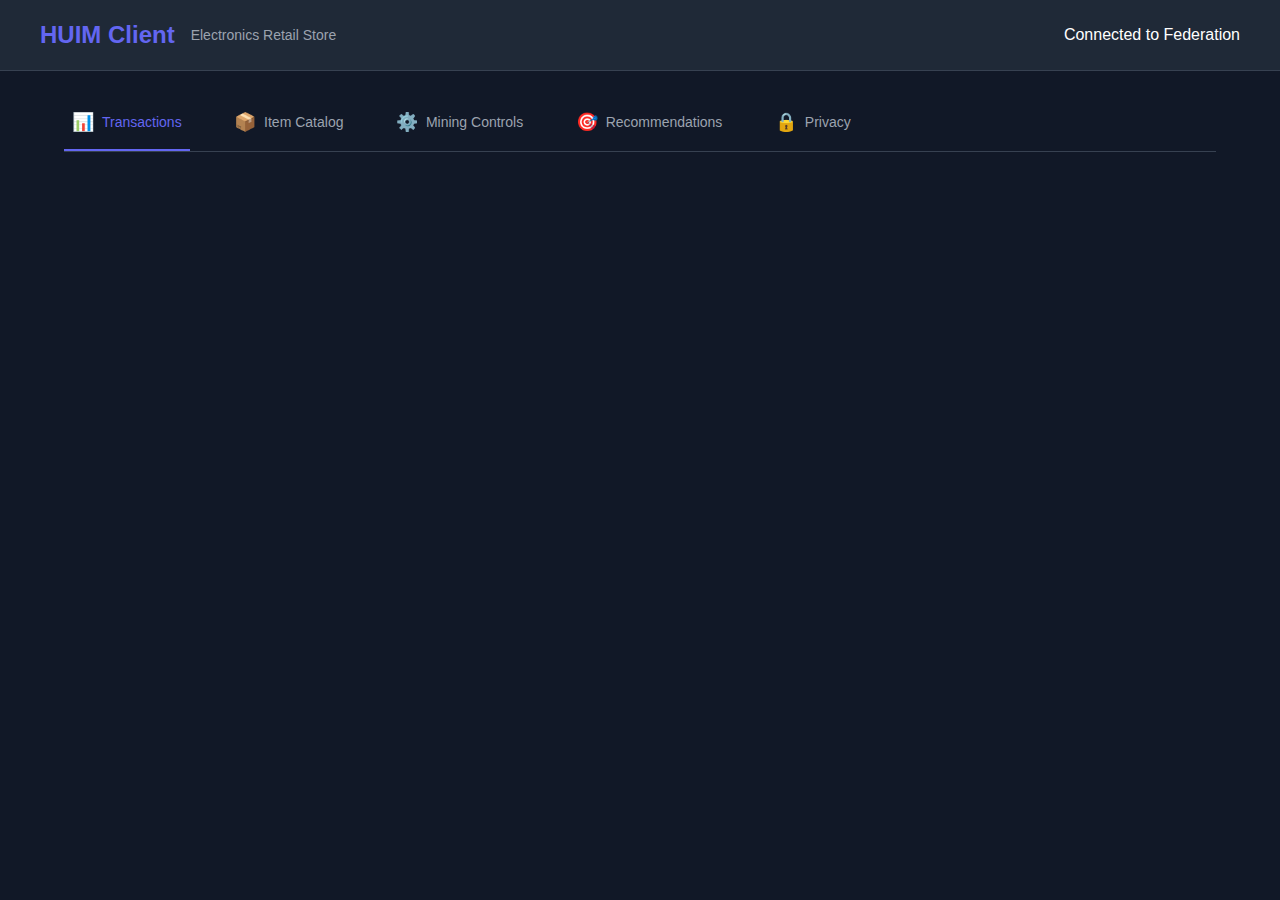
<file: federated_ui_design_html/client.html>
<!DOCTYPE html>
<html lang="en">
<head>
    <meta charset="UTF-8">
    <meta name="viewport" content="width=device-width, initial-scale=1.0">
    <title>HUIM Client - Electronics Store</title>
    <link rel="stylesheet" href="styles.css">
</head>
<body>
    <div class="container">
        <!-- Navigation Header -->
        <nav class="navbar">
            <div class="nav-content">
                <div class="nav-left">
                    <h1 class="logo">HUIM Client</h1>
                    <span class="subtitle">Electronics Retail Store</span>
                </div>
                
                <div class="client-status">
                    <span class="status-dot active"></span>
                    <span>Connected to Federation</span>
                </div>
            </div>
        </nav>

        <!-- Client Interface -->
        <div class="view-container active">
            <div class="tab-navigation">
                <button class="tab-btn active" onclick="switchTab('transactions')">
                    <span class="icon">📊</span>
                    Transactions
                </button>
                <button class="tab-btn" onclick="switchTab('catalog')">
                    <span class="icon">📦</span>
                    Item Catalog
                </button>
                <button class="tab-btn" onclick="switchTab('mining')">
                    <span class="icon">⚙️</span>
                    Mining Controls
                </button>
                <button class="tab-btn" onclick="switchTab('recommendations')">
                    <span class="icon">🎯</span>
                    Recommendations
                </button>
                <button class="tab-btn" onclick="switchTab('privacy')">
                    <span class="icon">🔒</span>
                    Privacy
                </button>
            </div>

            <!-- All tab content from index.html client section -->
            <!-- Transaction Management Tab -->
            <div id="transactions-tab" class="tab-content active">
                <!-- Same content as in index.html -->
            </div>

            <!-- Other tabs... -->
        </div>
    </div>

    <script src="script.js"></script>
</body>
</html>
</file>
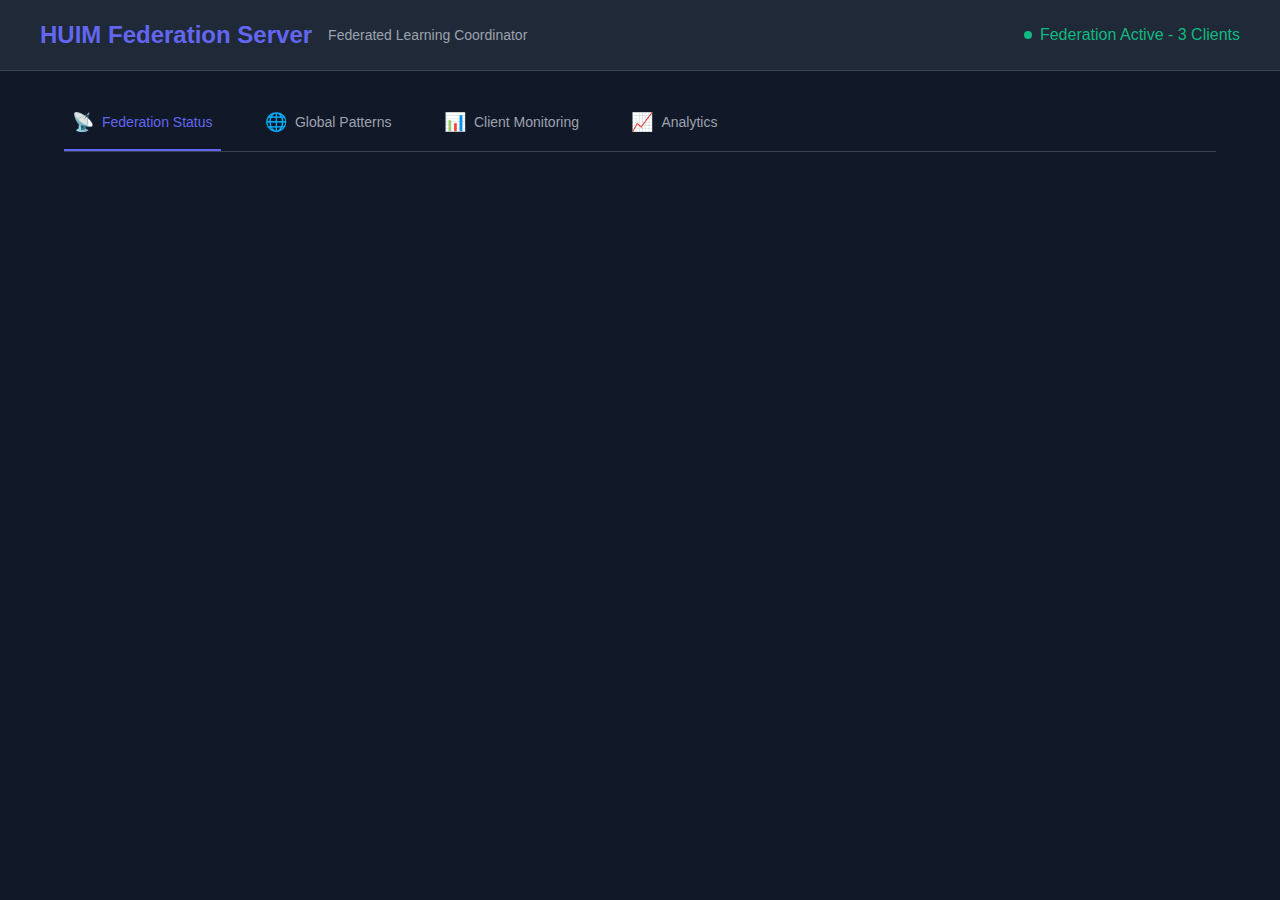
<file: federated_ui_design_html/server.html>
<!DOCTYPE html>
<html lang="en">
<head>
    <meta charset="UTF-8">
    <meta name="viewport" content="width=device-width, initial-scale=1.0">
    <title>HUIM Federation Server</title>
    <link rel="stylesheet" href="styles.css">
</head>
<body>
    <div class="container">
        <!-- Navigation Header -->
        <nav class="navbar">
            <div class="nav-content">
                <div class="nav-left">
                    <h1 class="logo">HUIM Federation Server</h1>
                    <span class="subtitle">Federated Learning Coordinator</span>
                </div>
                
                <div class="federation-status">
                    <span class="status-dot active"></span>
                    <span>Federation Active - 3 Clients</span>
                </div>
            </div>
        </nav>

        <!-- Server Interface -->
        <div class="view-container active">
            <div class="tab-navigation">
                <button class="tab-btn active" onclick="switchServerTab('federation')">
                    <span class="icon">📡</span>
                    Federation Status
                </button>
                <button class="tab-btn" onclick="switchServerTab('patterns')">
                    <span class="icon">🌐</span>
                    Global Patterns
                </button>
                <button class="tab-btn" onclick="switchServerTab('monitoring')">
                    <span class="icon">📊</span>
                    Client Monitoring
                </button>
                <button class="tab-btn" onclick="switchServerTab('analytics')">
                    <span class="icon">📈</span>
                    Analytics
                </button>
            </div>

            <!-- All server tab content from index.html -->
            <!-- Federation Dashboard Tab -->
            <div id="federation-tab" class="tab-content active">
                <!-- Same content as in index.html -->
            </div>

            <!-- Other tabs... -->
        </div>
    </div>

    <script src="script.js"></script>
</body>
</html>
</file>
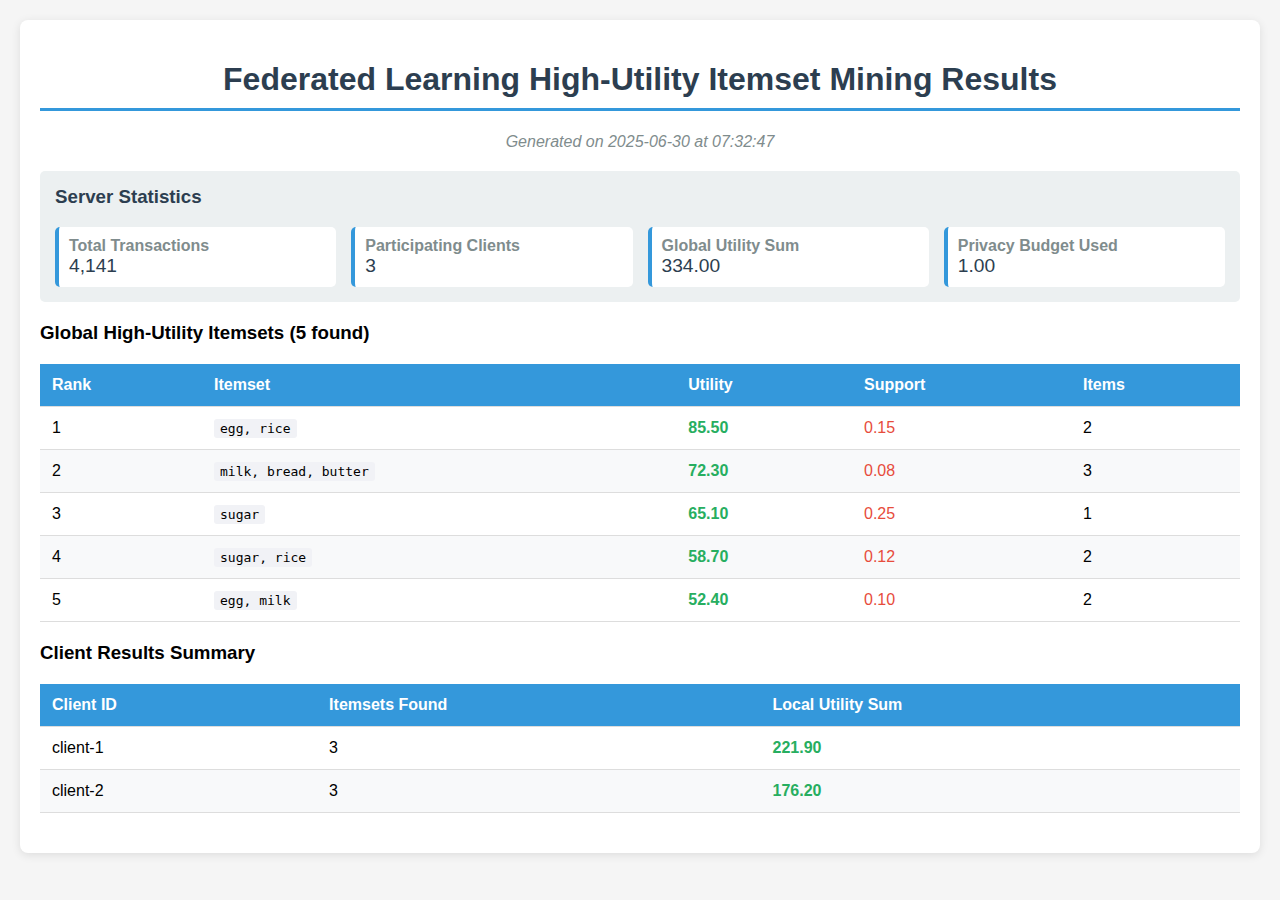
<file: results/sample_results.html>
<!DOCTYPE html>
<html lang="en">
<head>
    <meta charset="UTF-8">
    <meta name="viewport" content="width=device-width, initial-scale=1.0">
    <title>Federated Learning Results - 2025-06-30 07:32:47</title>
    <style>
        body {
            font-family: 'Segoe UI', Tahoma, Geneva, Verdana, sans-serif;
            margin: 20px;
            background-color: #f5f5f5;
        }
        .container {
            max-width: 1200px;
            margin: 0 auto;
            background-color: white;
            padding: 20px;
            border-radius: 8px;
            box-shadow: 0 2px 10px rgba(0,0,0,0.1);
        }
        h1 {
            color: #2c3e50;
            text-align: center;
            border-bottom: 3px solid #3498db;
            padding-bottom: 10px;
        }
        .stats {
            background-color: #ecf0f1;
            padding: 15px;
            border-radius: 5px;
            margin: 20px 0;
        }
        .stats h3 {
            color: #2c3e50;
            margin-top: 0;
        }
        .stats-grid {
            display: grid;
            grid-template-columns: repeat(auto-fit, minmax(200px, 1fr));
            gap: 15px;
        }
        .stat-item {
            background-color: white;
            padding: 10px;
            border-radius: 5px;
            border-left: 4px solid #3498db;
        }
        .stat-label {
            font-weight: bold;
            color: #7f8c8d;
        }
        .stat-value {
            font-size: 1.2em;
            color: #2c3e50;
        }
        table {
            width: 100%;
            border-collapse: collapse;
            margin: 20px 0;
        }
        th, td {
            padding: 12px;
            text-align: left;
            border-bottom: 1px solid #ddd;
        }
        th {
            background-color: #3498db;
            color: white;
        }
        tr:nth-child(even) {
            background-color: #f8f9fa;
        }
        tr:hover {
            background-color: #e3f2fd;
        }
        .itemset {
            font-family: monospace;
            background-color: #f1f2f6;
            padding: 2px 6px;
            border-radius: 3px;
        }
        .utility {
            font-weight: bold;
            color: #27ae60;
        }
        .support {
            color: #e74c3c;
        }
        .timestamp {
            text-align: center;
            color: #7f8c8d;
            font-style: italic;
            margin-top: 20px;
        }
    </style>
</head>
<body>
    <div class="container">
        <h1>Federated Learning High-Utility Itemset Mining Results</h1>
        
        <div class="timestamp">
            Generated on 2025-06-30 at 07:32:47
        </div>
        
        <div class="stats">
            <h3>Server Statistics</h3>
            <div class="stats-grid">
                <div class="stat-item">
                    <div class="stat-label">Total Transactions</div>
                    <div class="stat-value">4,141</div>
                </div>
                <div class="stat-item">
                    <div class="stat-label">Participating Clients</div>
                    <div class="stat-value">3</div>
                </div>
                <div class="stat-item">
                    <div class="stat-label">Global Utility Sum</div>
                    <div class="stat-value">334.00</div>
                </div>
                <div class="stat-item">
                    <div class="stat-label">Privacy Budget Used</div>
                    <div class="stat-value">1.00</div>
                </div>
            </div>
        </div>
        
        <h3>Global High-Utility Itemsets (5 found)</h3>

        <table>
            <thead>
                <tr>
                    <th>Rank</th>
                    <th>Itemset</th>
                    <th>Utility</th>
                    <th>Support</th>
                    <th>Items</th>
                </tr>
            </thead>
            <tbody>

                <tr>
                    <td>1</td>
                    <td><span class="itemset">egg, rice</span></td>
                    <td class="utility">85.50</td>
                    <td class="support">0.15</td>
                    <td>2</td>
                </tr>

                <tr>
                    <td>2</td>
                    <td><span class="itemset">milk, bread, butter</span></td>
                    <td class="utility">72.30</td>
                    <td class="support">0.08</td>
                    <td>3</td>
                </tr>

                <tr>
                    <td>3</td>
                    <td><span class="itemset">sugar</span></td>
                    <td class="utility">65.10</td>
                    <td class="support">0.25</td>
                    <td>1</td>
                </tr>

                <tr>
                    <td>4</td>
                    <td><span class="itemset">sugar, rice</span></td>
                    <td class="utility">58.70</td>
                    <td class="support">0.12</td>
                    <td>2</td>
                </tr>

                <tr>
                    <td>5</td>
                    <td><span class="itemset">egg, milk</span></td>
                    <td class="utility">52.40</td>
                    <td class="support">0.10</td>
                    <td>2</td>
                </tr>

            </tbody>
        </table>

        <h3>Client Results Summary</h3>
        <table>
            <thead>
                <tr>
                    <th>Client ID</th>
                    <th>Itemsets Found</th>
                    <th>Local Utility Sum</th>
                </tr>
            </thead>
            <tbody>

                <tr>
                    <td>client-1</td>
                    <td>3</td>
                    <td class="utility">221.90</td>
                </tr>

                <tr>
                    <td>client-2</td>
                    <td>3</td>
                    <td class="utility">176.20</td>
                </tr>

            </tbody>
        </table>

    </div>
</body>
</html>
</file>
<file: styles.css>
/* Reset and Base Styles */
* {
    margin: 0;
    padding: 0;
    box-sizing: border-box;
}

body {
    font-family: -apple-system, BlinkMacSystemFont, 'Segoe UI', Roboto, sans-serif;
    background-color: #111827;
    color: #ffffff;
    line-height: 1.6;
}

.container {
    min-height: 100vh;
}

/* Navigation */
.navbar {
    background-color: #1f2937;
    border-bottom: 1px solid #374151;
    padding: 1rem 1.5rem;
}

.nav-content {
    display: flex;
    justify-content: space-between;
    align-items: center;
    max-width: 1200px;
    margin: 0 auto;
}

.nav-left {
    display: flex;
    align-items: center;
    gap: 1rem;
}

.logo {
    font-size: 1.5rem;
    font-weight: bold;
    color: #6366f1;
}

.subtitle {
    color: #9ca3af;
    font-size: 0.875rem;
}

.nav-tabs {
    display: flex;
    background-color: #374151;
    border-radius: 0.5rem;
    padding: 0.25rem;
}

.nav-tab {
    background: none;
    border: none;
    color: #d1d5db;
    padding: 0.5rem 1rem;
    border-radius: 0.375rem;
    cursor: pointer;
    display: flex;
    align-items: center;
    gap: 0.5rem;
    transition: all 0.2s;
}

.nav-tab.active {
    background-color: #6366f1;
    color: white;
}

.nav-tab:hover:not(.active) {
    background-color: #4b5563;
    color: white;
}

/* View Containers */
.view-container {
    display: none;
    padding: 1.5rem;
    max-width: 1200px;
    margin: 0 auto;
}

.view-container.active {
    display: block;
}

/* Tab Navigation */
.tab-navigation {
    border-bottom: 1px solid #374151;
    margin-bottom: 2rem;
}

.tab-btn {
    background: none;
    border: none;
    color: #9ca3af;
    padding: 1rem 0.5rem;
    margin-right: 2rem;
    border-bottom: 2px solid transparent;
    cursor: pointer;
    display: inline-flex;
    align-items: center;
    gap: 0.5rem;
    font-size: 0.875rem;
    font-weight: 500;
    transition: all 0.2s;
}

.tab-btn.active {
    color: #6366f1;
    border-bottom-color: #6366f1;
}

.tab-btn:hover:not(.active) {
    color: #d1d5db;
    border-bottom-color: #4b5563;
}

/* Tab Content */
.tab-content {
    display: none;
}

.tab-content.active {
    display: block;
}

/* Content Header */
.content-header {
    display: flex;
    justify-content: space-between;
    align-items: flex-start;
    margin-bottom: 2rem;
}

.content-header h2 {
    font-size: 1.875rem;
    font-weight: bold;
    margin-bottom: 0.25rem;
}

.content-header p {
    color: #9ca3af;
}

.header-actions {
    display: flex;
    gap: 0.75rem;
}

/* Buttons */
.btn {
    padding: 0.5rem 1rem;
    border: none;
    border-radius: 0.5rem;
    cursor: pointer;
    display: inline-flex;
    align-items: center;
    gap: 0.5rem;
    font-size: 0.875rem;
    font-weight: 500;
    transition: all 0.2s;
    text-decoration: none;
}

.btn-primary {
    background-color: #6366f1;
    color: white;
}

.btn-primary:hover {
    background-color: #5b21b6;
}

.btn-secondary {
    background-color: #374151;
    color: white;
}

.btn-secondary:hover {
    background-color: #4b5563;
}

.btn-success {
    background-color: #10b981;
    color: white;
}

.btn-success:hover {
    background-color: #059669;
}

.btn.full-width {
    width: 100%;
    justify-content: center;
}

/* Statistics Grid */
.stats-grid {
    display: grid;
    grid-template-columns: repeat(auto-fit, minmax(200px, 1fr));
    gap: 1.5rem;
    margin-bottom: 2rem;
}

.stat-card {
    background-color: #374151;
    padding: 1.5rem;
    border-radius: 0.5rem;
}

.stat-value {
    font-size: 2rem;
    font-weight: bold;
    margin-bottom: 0.25rem;
}

.stat-label {
    color: #9ca3af;
    font-size: 0.875rem;
}

.stat-detail {
    color: #10b981;
    font-size: 0.875rem;
    margin-top: 0.5rem;
}

.stat-change {
    font-size: 0.875rem;
    margin-top: 0.5rem;
}

.stat-change.positive {
    color: #10b981;
}

.stat-change.negative {
    color: #ef4444;
}

/* Tables */
.table-container {
    background-color: #374151;
    border-radius: 0.5rem;
    overflow: hidden;
}

.table-container h3 {
    padding: 1.5rem;
    border-bottom: 1px solid #4b5563;
    font-size: 1.125rem;
    font-weight: 600;
}

.data-table {
    width: 100%;
    border-collapse: collapse;
}

.data-table th {
    background-color: #4b5563;
    padding: 0.75rem 1.5rem;
    text-align: left;
    font-size: 0.75rem;
    font-weight: 500;
    color: #d1d5db;
    text-transform: uppercase;
    letter-spacing: 0.05em;
}

.data-table td {
    padding: 1rem 1.5rem;
    border-bottom: 1px solid #4b5563;
    font-size: 0.875rem;
}

.data-table tr:hover {
    background-color: #4b5563;
}

.item-list div {
    font-size: 0.75rem;
    margin-bottom: 0.25rem;
}

.utility-value {
    color: #10b981;
    font-weight: 600;
}

.action-btn {
    background: none;
    border: none;
    cursor: pointer;
    padding: 0.25rem;
    margin: 0 0.25rem;
    border-radius: 0.25rem;
    transition: background-color 0.2s;
}

.action-btn:hover {
    background-color: #4b5563;
}

.action-btn.edit {
    color: #6366f1;
}

.action-btn.delete {
    color: #ef4444;
}

/* Form Elements */
.filter-section {
    display: flex;
    gap: 1rem;
    margin-bottom: 2rem;
}

.search-input {
    flex: 1;
    padding: 0.5rem 1rem;
    background-color: #374151;
    border: 1px solid #4b5563;
    border-radius: 0.5rem;
    color: white;
    font-size: 0.875rem;
}

.search-input::placeholder {
    color: #9ca3af;
}

.search-input:focus {
    outline: none;
    border-color: #6366f1;
    box-shadow: 0 0 0 3px rgba(99, 102, 241, 0.1);
}

.filter-select, .form-select {
    padding: 0.5rem 1rem;
    background-color: #374151;
    border: 1px solid #4b5563;
    border-radius: 0.5rem;
    color: white;
    font-size: 0.875rem;
    cursor: pointer;
}

.filter-select:focus, .form-select:focus {
    outline: none;
    border-color: #6366f1;
    box-shadow: 0 0 0 3px rgba(99, 102, 241, 0.1);
}

/* Category Tags */
.category-tag {
    background-color: #4b5563;
    color: #d1d5db;
    padding: 0.25rem 0.5rem;
    border-radius: 9999px;
    font-size: 0.75rem;
}

/* Progress Bars */
.progress-bar {
    background-color: #4b5563;
    border-radius: 9999px;
    overflow: hidden;
    display: inline-block;
    width: 4rem;
    height: 0.5rem;
    margin-right: 0.5rem;
}

.progress-bar.small {
    width: 3rem;
    height: 0.375rem;
}

.progress-bar.large {
    width: 100%;
    height: 0.75rem;
}

.progress-fill {
    background-color: #6366f1;
    height: 100%;
    transition: width 0.3s ease;
}

/* Mining Controls */
.mining-layout {
    display: grid;
    grid-template-columns: 2fr 1fr;
    gap: 2rem;
}

.mining-config, .mining-status {
    display: flex;
    flex-direction: column;
    gap: 1.5rem;
}

.config-section, .status-section {
    background-color: #374151;
    padding: 1.5rem;
    border-radius: 0.5rem;
}

.config-section h3, .status-section h3 {
    margin-bottom: 1rem;
    font-size: 1.125rem;
    font-weight: 600;
}

.form-group {
    margin-bottom: 1.5rem;
}

.form-group label {
    display: block;
    margin-bottom: 0.5rem;
    font-size: 0.875rem;
    font-weight: 500;
    color: #d1d5db;
}

.slider {
    width: 100%;
    height: 0.5rem;
    background-color: #4b5563;
    border-radius: 0.25rem;
    outline: none;
    cursor: pointer;
    -webkit-appearance: none;
}

.slider::-webkit-slider-thumb {
    -webkit-appearance: none;
    appearance: none;
    width: 1rem;
    height: 1rem;
    background-color: #6366f1;
    border-radius: 50%;
    cursor: pointer;
}

.slider::-moz-range-thumb {
    width: 1rem;
    height: 1rem;
    background-color: #6366f1;
    border-radius: 50%;
    cursor: pointer;
    border: none;
}

.slider-labels {
    display: flex;
    justify-content: space-between;
    margin-top: 0.25rem;
    font-size: 0.75rem;
    color: #9ca3af;
}

.status-grid {
    display: flex;
    flex-direction: column;
    gap: 1rem;
}

.status-item {
    display: flex;
    justify-content: space-between;
    font-size: 0.875rem;
}

.status-label {
    color: #9ca3af;
}

.status-value {
    color: white;
}

.status-value.highlight {
    color: #10b981;
    font-weight: 600;
}

.status-value.connected {
    color: #6366f1;
}

/* Progress Section */
.progress-section {
    margin-top: 1rem;
}

.progress-info {
    display: flex;
    justify-content: space-between;
    margin-bottom: 0.5rem;
    font-size: 0.875rem;
    color: #d1d5db;
}

.progress-status {
    margin-top: 0.5rem;
    font-size: 0.875rem;
    color: #9ca3af;
}

/* Recommendations */
.recommendations-container {
    background-color: #374151;
    border-radius: 0.5rem;
    overflow: hidden;
}

.recommendations-container h3 {
    padding: 1.5rem;
    border-bottom: 1px solid #4b5563;
    font-size: 1.125rem;
    font-weight: 600;
}

.recommendation-card {
    padding: 1.5rem;
    border-bottom: 1px solid #4b5563;
    transition: background-color 0.2s;
}

.recommendation-card:hover {
    background-color: #4b5563;
}

.recommendation-card:last-child {
    border-bottom: none;
}

.rec-header {
    display: flex;
    align-items: center;
    gap: 1rem;
    margin-bottom: 0.5rem;
}

.rec-type {
    padding: 0.25rem 0.5rem;
    border-radius: 9999px;
    font-size: 0.75rem;
    font-weight: 500;
    color: white;
}

.rec-type.cross-sell {
    background-color: #3b82f6;
}

.rec-type.upsell {
    background-color: #10b981;
}

.rec-type.seasonal {
    background-color: #f59e0b;
}

.rec-confidence {
    font-size: 0.875rem;
    color: #9ca3af;
}

.recommendation-card h4 {
    font-size: 1.125rem;
    font-weight: 500;
    margin-bottom: 0.5rem;
}

.itemset-tags {
    display: flex;
    flex-wrap: wrap;
    gap: 0.5rem;
    margin-bottom: 0.75rem;
}

.item-tag {
    background-color: #4b5563;
    color: #d1d5db;
    padding: 0.25rem 0.75rem;
    border-radius: 9999px;
    font-size: 0.875rem;
}

.rec-reason {
    color: #9ca3af;
    font-size: 0.875rem;
    margin-bottom: 1rem;
}

.rec-actions {
    display: flex;
    align-items: center;
    gap: 1rem;
}

/* Privacy Settings */
.privacy-layout {
    display: grid;
    grid-template-columns: 2fr 1fr;
    gap: 2rem;
}

.privacy-section {
    background-color: #374151;
    padding: 1.5rem;
    border-radius: 0.5rem;
}

.privacy-section h3 {
    margin-bottom: 1rem;
    font-size: 1.125rem;
    font-weight: 600;
}

.privacy-option {
    display: flex;
    justify-content: space-between;
    align-items: center;
    padding: 1rem 0;
    border-bottom: 1px solid #4b5563;
}

.privacy-option:last-child {
    border-bottom: none;
}

.privacy-option.warning .option-desc {
    color: #f59e0b;
}

.option-title {
    font-weight: 500;
    margin-bottom: 0.25rem;
}

.option-desc {
    font-size: 0.875rem;
    color: #9ca3af;
}

.warning-icon {
    margin-right: 0.25rem;
}

/* Toggle Switch */
.toggle {
    position: relative;
    display: inline-block;
    width: 2.75rem;
    height: 1.5rem;
}

.toggle input {
    opacity: 0;
    width: 0;
    height: 0;
}

.toggle-slider {
    position: absolute;
    cursor: pointer;
    top: 0;
    left: 0;
    right: 0;
    bottom: 0;
    background-color: #4b5563;
    transition: 0.4s;
    border-radius: 1.5rem;
}

.toggle-slider:before {
    position: absolute;
    content: "";
    height: 1.25rem;
    width: 1.25rem;
    left: 0.125rem;
    bottom: 0.125rem;
    background-color: white;
    transition: 0.4s;
    border-radius: 50%;
}

.toggle input:checked + .toggle-slider {
    background-color: #6366f1;
}

.toggle input:checked + .toggle-slider.danger {
    background-color: #ef4444;
}

.toggle input:checked + .toggle-slider:before {
    transform: translateX(1.25rem);
}

/* Security Status */
.security-item {
    display: flex;
    justify-content: space-between;
    align-items: center;
    padding: 1rem 0;
    border-bottom: 1px solid #4b5563;
}

.security-item:last-child {
    border-bottom: none;
}

.security-title {
    font-weight: 500;
    margin-bottom: 0.25rem;
}

.security-desc {
    font-size: 0.875rem;
    color: #9ca3af;
}

.security-status {
    display: flex;
    align-items: center;
    gap: 0.5rem;
    font-size: 0.875rem;
}

.security-status.active {
    color: #10b981;
}

.status-dot {
    width: 0.5rem;
    height: 0.5rem;
    border-radius: 50%;
    background-color: #10b981;
}

/* Privacy Status */
.privacy-status {
    display: flex;
    align-items: center;
    gap: 0.5rem;
    color: #10b981;
    font-weight: 500;
}

/* Federation Dashboard */
.federation-status {
    display: flex;
    align-items: center;
    gap: 0.5rem;
    color: #10b981;
    font-weight: 500;
}

.status-dot.active {
    background-color: #10b981;
    animation: pulse 2s infinite;
}

.status-dot.warning {
    background-color: #f59e0b;
}

.status-dot.error {
    background-color: #ef4444;
}

@keyframes pulse {
    0%, 100% { opacity: 1; }
    50% { opacity: 0.5; }
}

.federation-layout {
    display: grid;
    grid-template-columns: 2fr 1fr;
    gap: 2rem;
}

.client-status-panel, .training-panel {
    background-color: #374151;
    border-radius: 0.5rem;
    overflow: hidden;
}

.client-status-panel h3, .training-panel h3 {
    padding: 1.5rem;
    border-bottom: 1px solid #4b5563;
    font-size: 1.125rem;
    font-weight: 600;
}

.client-item {
    padding: 1rem 1.5rem;
    border-bottom: 1px solid #4b5563;
    transition: background-color 0.2s;
}

.client-item:hover {
    background-color: #4b5563;
}

.client-item:last-child {
    border-bottom: none;
}

.client-info {
    display: flex;
    align-items: center;
    gap: 0.75rem;
    margin-bottom: 0.75rem;
}

.client-status-dot {
    width: 0.75rem;
    height: 0.75rem;
    border-radius: 50%;
}

.client-status-dot.active {
    background-color: #10b981;
}

.client-status-dot.syncing {
    background-color: #f59e0b;
}

.client-name {
    font-weight: 500;
}

.client-id {
    font-size: 0.875rem;
    color: #9ca3af;
}

.client-details {
    text-align: right;
}

.client-status-text {
    font-weight: 500;
    font-size: 0.875rem;
}

.client-time {
    font-size: 0.75rem;
    color: #9ca3af;
}

.contribution-bar {
    margin-top: 0.75rem;
}

.contribution-label {
    display: flex;
    justify-content: space-between;
    font-size: 0.875rem;
    color: #9ca3af;
    margin-bottom: 0.25rem;
}

/* Training Panel */
.training-panel {
    padding: 1.5rem;
}

.training-progress {
    margin-bottom: 1.5rem;
}

.training-stats {
    display: grid;
    grid-template-columns: 1fr 1fr;
    gap: 1rem;
}

.training-stat {
    display: flex;
    justify-content: space-between;
    font-size: 0.875rem;
}

.training-stat .stat-label {
    color: #9ca3af;
}

.training-stat .stat-value {
    color: white;
}

.training-stat .stat-value.highlight {
    color: #10b981;
}

/* Global Patterns */
.support-bar {
    display: flex;
    align-items: center;
    gap: 0.5rem;
}

.client-count {
    background-color: #6366f1;
    color: #e0e7ff;
    padding: 0.25rem 0.5rem;
    border-radius: 9999px;
    font-size: 0.75rem;
}

.trend {
    display: flex;
    align-items: center;
    gap: 0.5rem;
    font-size: 0.875rem;
}

.trend.rising {
    color: #10b981;
}

.trend.stable {
    color: #9ca3af;
}

.trend-icon {
    font-size: 1rem;
}

/* Client Monitoring */
.monitoring-status {
    display: flex;
    gap: 1rem;
}

.status-indicator {
    display: flex;
    align-items: center;
    gap: 0.5rem;
    font-size: 0.875rem;
}

.monitoring-layout {
    display: grid;
    grid-template-columns: 2fr 1fr;
    gap: 2rem;
}

.client-overview {
    background-color: #374151;
    border-radius: 0.5rem;
    overflow: hidden;
}

.client-overview h3 {
    padding: 1.5rem;
    border-bottom: 1px solid #4b5563;
    font-size: 1.125rem;
    font-weight: 600;
}

.client-monitor-item {
    padding: 1rem 1.5rem;
    border-bottom: 1px solid #4b5563;
    cursor: pointer;
    transition: background-color 0.2s;
}

.client-monitor-item:hover {
    background-color: #4b5563;
}

.client-monitor-item.active {
    background-color: #4b5563;
}

.client-monitor-item:last-child {
    border-bottom: none;
}

.client-header {
    display: flex;
    justify-content: space-between;
    align-items: center;
    margin-bottom: 0.75rem;
}

.status-icon {
    font-size: 1.25rem;
}

.status-text.healthy {
    color: #10b981;
}

.status-text.warning {
    color: #f59e0b;
}

.client-metrics {
    display: grid;
    grid-template-columns: repeat(4, 1fr);
    gap: 1rem;
    font-size: 0.875rem;
}

.metric {
    display: flex;
    flex-direction: column;
}

.metric-label {
    color: #9ca3af;
}

.metric-value {
    color: white;
    font-weight: 500;
}

.client-details {
    background-color: #374151;
    border-radius: 0.5rem;
    padding: 1.5rem;
    height: fit-content;
}

.details-placeholder {
    text-align: center;
    color: #9ca3af;
    padding: 2rem;
}

.details-placeholder .icon {
    font-size: 3rem;
    display: block;
    margin-bottom: 1rem;
}

/* Analytics */
.analytics-summary {
    display: grid;
    grid-template-columns: repeat(auto-fit, minmax(150px, 1fr));
    gap: 1.5rem;
    margin-bottom: 2rem;
}

.summary-card {
    background-color: #374151;
    padding: 1rem;
    border-radius: 0.5rem;
}

.summary-value {
    font-size: 1.5rem;
    font-weight: bold;
    margin-bottom: 0.25rem;
}

.summary-label {
    color: #9ca3af;
    font-size: 0.875rem;
    margin-bottom: 0.25rem;
}

.summary-change {
    font-size: 0.875rem;
}

.summary-change.positive {
    color: #10b981;
}

.analytics-layout {
    display: grid;
    grid-template-columns: 2fr 1fr;
    gap: 2rem;
}

.chart-container {
    background-color: #374151;
    padding: 1.5rem;
    border-radius: 0.5rem;
}

.chart-container h3 {
    margin-bottom: 1.5rem;
    font-size: 1.125rem;
    font-weight: 600;
}

.chart-placeholder {
    height: 16rem;
    display: flex;
    flex-direction: column;
    justify-content: flex-end;
}

.chart-bars {
    display: flex;
    align-items: flex-end;
    justify-content: space-between;
    height: 12rem;
    margin-bottom: 1rem;
}

.chart-bar {
    background-color: #6366f1;
    width: 2rem;
    border-radius: 0.25rem 0.25rem 0 0;
    transition: all 0.3s ease;
}

.chart-bar:hover {
    background-color: #5b21b6;
}

.chart-labels {
    display: flex;
    justify-content: space-between;
    font-size: 0.875rem;
    color: #9ca3af;
}

.insights-panel {
    background-color: #374151;
    padding: 1.5rem;
    border-radius: 0.5rem;
    height: fit-content;
}

.insights-panel h3 {
    margin-bottom: 1rem;
    font-size: 1.125rem;
    font-weight: 600;
}

.insight-list {
    display: flex;
    flex-direction: column;
    gap: 0.75rem;
}

.insight-item {
    font-size: 0.875rem;
    color: #d1d5db;
    line-height: 1.5;
}

/* Icons */
.icon {
    font-size: 1.125rem;
}

/* Responsive Design */
@media (max-width: 768px) {
    .nav-content {
        flex-direction: column;
        gap: 1rem;
    }

    .content-header {
        flex-direction: column;
        gap: 1rem;
    }

    .header-actions {
        flex-wrap: wrap;
    }

    .stats-grid {
        grid-template-columns: repeat(auto-fit, minmax(150px, 1fr));
    }

    .mining-layout,
    .privacy-layout,
    .federation-layout,
    .monitoring-layout,
    .analytics-layout {
        grid-template-columns: 1fr;
    }

    .tab-btn {
        margin-right: 1rem;
        font-size: 0.75rem;
    }

    .client-metrics {
        grid-template-columns: repeat(2, 1fr);
    }
}

@media (max-width: 480px) {
    .container {
        padding: 0;
    }

    .navbar {
        padding: 1rem;
    }

    .view-container {
        padding: 1rem;
    }

    .stats-grid {
        grid-template-columns: 1fr;
    }

    .rec-actions {
        flex-direction: column;
        align-items: flex-start;
        gap: 0.5rem;
    }

    .chart-bars {
        height: 8rem;
    }

    .chart-bar {
        width: 1.5rem;
    }
}
</file>
<file: federated_ui_design_html/styles.css>
/* Reset and Base Styles */
* {
    margin: 0;
    padding: 0;
    box-sizing: border-box;
}

body {
    font-family: -apple-system, BlinkMacSystemFont, 'Segoe UI', Roboto, sans-serif;
    background-color: #111827;
    color: #ffffff;
    line-height: 1.6;
}

.container {
    min-height: 100vh;
}

/* Navigation */
.navbar {
    background-color: #1f2937;
    border-bottom: 1px solid #374151;
    padding: 1rem 1.5rem;
}

.nav-content {
    display: flex;
    justify-content: space-between;
    align-items: center;
    max-width: 1200px;
    margin: 0 auto;
}

.nav-left {
    display: flex;
    align-items: center;
    gap: 1rem;
}

.logo {
    font-size: 1.5rem;
    font-weight: bold;
    color: #6366f1;
}

.subtitle {
    color: #9ca3af;
    font-size: 0.875rem;
}

.nav-tabs {
    display: flex;
    background-color: #374151;
    border-radius: 0.5rem;
    padding: 0.25rem;
}

.nav-tab {
    background: none;
    border: none;
    color: #d1d5db;
    padding: 0.5rem 1rem;
    border-radius: 0.375rem;
    cursor: pointer;
    display: flex;
    align-items: center;
    gap: 0.5rem;
    transition: all 0.2s;
}

.nav-tab.active {
    background-color: #6366f1;
    color: white;
}

.nav-tab:hover:not(.active) {
    background-color: #4b5563;
    color: white;
}

/* View Containers */
.view-container {
    display: none;
    padding: 1.5rem;
    max-width: 1200px;
    margin: 0 auto;
}

.view-container.active {
    display: block;
}

/* Tab Navigation */
.tab-navigation {
    border-bottom: 1px solid #374151;
    margin-bottom: 2rem;
}

.tab-btn {
    background: none;
    border: none;
    color: #9ca3af;
    padding: 1rem 0.5rem;
    margin-right: 2rem;
    border-bottom: 2px solid transparent;
    cursor: pointer;
    display: inline-flex;
    align-items: center;
    gap: 0.5rem;
    font-size: 0.875rem;
    font-weight: 500;
    transition: all 0.2s;
}

.tab-btn.active {
    color: #6366f1;
    border-bottom-color: #6366f1;
}

.tab-btn:hover:not(.active) {
    color: #d1d5db;
    border-bottom-color: #4b5563;
}

/* Tab Content */
.tab-content {
    display: none;
}

.tab-content.active {
    display: block;
}

/* Content Header */
.content-header {
    display: flex;
    justify-content: space-between;
    align-items: flex-start;
    margin-bottom: 2rem;
}

.content-header h2 {
    font-size: 1.875rem;
    font-weight: bold;
    margin-bottom: 0.25rem;
}

.content-header p {
    color: #9ca3af;
}

.header-actions {
    display: flex;
    gap: 0.75rem;
}

/* Buttons */
.btn {
    padding: 0.5rem 1rem;
    border: none;
    border-radius: 0.5rem;
    cursor: pointer;
    display: inline-flex;
    align-items: center;
    gap: 0.5rem;
    font-size: 0.875rem;
    font-weight: 500;
    transition: all 0.2s;
    text-decoration: none;
}

.btn-primary {
    background-color: #6366f1;
    color: white;
}

.btn-primary:hover {
    background-color: #5b21b6;
}

.btn-secondary {
    background-color: #374151;
    color: white;
}

.btn-secondary:hover {
    background-color: #4b5563;
}

.btn-success {
    background-color: #10b981;
    color: white;
}

.btn-success:hover {
    background-color: #059669;
}

.btn.full-width {
    width: 100%;
    justify-content: center;
}

/* Statistics Grid */
.stats-grid {
    display: grid;
    grid-template-columns: repeat(auto-fit, minmax(200px, 1fr));
    gap: 1.5rem;
    margin-bottom: 2rem;
}

.stat-card {
    background-color: #374151;
    padding: 1.5rem;
    border-radius: 0.5rem;
}

.stat-value {
    font-size: 2rem;
    font-weight: bold;
    margin-bottom: 0.25rem;
}

.stat-label {
    color: #9ca3af;
    font-size: 0.875rem;
}

.stat-detail {
    color: #10b981;
    font-size: 0.875rem;
    margin-top: 0.5rem;
}

.stat-change {
    font-size: 0.875rem;
    margin-top: 0.5rem;
}

.stat-change.positive {
    color: #10b981;
}

.stat-change.negative {
    color: #ef4444;
}

/* Tables */
.table-container {
    background-color: #374151;
    border-radius: 0.5rem;
    overflow: hidden;
}

.table-container h3 {
    padding: 1.5rem;
    border-bottom: 1px solid #4b5563;
    font-size: 1.125rem;
    font-weight: 600;
}

.data-table {
    width: 100%;
    border-collapse: collapse;
}

.data-table th {
    background-color: #4b5563;
    padding: 0.75rem 1.5rem;
    text-align: left;
    font-size: 0.75rem;
    font-weight: 500;
    color: #d1d5db;
    text-transform: uppercase;
    letter-spacing: 0.05em;
}

.data-table td {
    padding: 1rem 1.5rem;
    border-bottom: 1px solid #4b5563;
    font-size: 0.875rem;
}

.data-table tr:hover {
    background-color: #4b5563;
}

.item-list div {
    font-size: 0.75rem;
    margin-bottom: 0.25rem;
}

.utility-value {
    color: #10b981;
    font-weight: 600;
}

.action-btn {
    background: none;
    border: none;
    cursor: pointer;
    padding: 0.25rem;
    margin: 0 0.25rem;
    border-radius: 0.25rem;
    transition: background-color 0.2s;
}

.action-btn:hover {
    background-color: #4b5563;
}

.action-btn.edit {
    color: #6366f1;
}

.action-btn.delete {
    color: #ef4444;
}

/* Form Elements */
.filter-section {
    display: flex;
    gap: 1rem;
    margin-bottom: 2rem;
}

.search-input {
    flex: 1;
    padding: 0.5rem 1rem;
    background-color: #374151;
    border: 1px solid #4b5563;
    border-radius: 0.5rem;
    color: white;
    font-size: 0.875rem;
}

.search-input::placeholder {
    color: #9ca3af;
}

.search-input:focus {
    outline: none;
    border-color: #6366f1;
    box-shadow: 0 0 0 3px rgba(99, 102, 241, 0.1);
}

.filter-select, .form-select {
    padding: 0.5rem 1rem;
    background-color: #374151;
    border: 1px solid #4b5563;
    border-radius: 0.5rem;
    color: white;
    font-size: 0.875rem;
    cursor: pointer;
}

.filter-select:focus, .form-select:focus {
    outline: none;
    border-color: #6366f1;
    box-shadow: 0 0 0 3px rgba(99, 102, 241, 0.1);
}

/* Category Tags */
.category-tag {
    background-color: #4b5563;
    color: #d1d5db;
    padding: 0.25rem 0.5rem;
    border-radius: 9999px;
    font-size: 0.75rem;
}

/* Progress Bars */
.progress-bar {
    background-color: #4b5563;
    border-radius: 9999px;
    overflow: hidden;
    display: inline-block;
    width: 4rem;
    height: 0.5rem;
    margin-right: 0.5rem;
}

.progress-bar.small {
    width: 3rem;
    height: 0.375rem;
}

.progress-bar.large {
    width: 100%;
    height: 0.75rem;
}

.progress-fill {
    background-color: #6366f1;
    height: 100%;
    transition: width 0.3s ease;
}

/* Mining Controls */
.mining-layout {
    display: grid;
    grid-template-columns: 2fr 1fr;
    gap: 2rem;
}

.mining-config, .mining-status {
    display: flex;
    flex-direction: column;
    gap: 1.5rem;
}

.config-section, .status-section {
    background-color: #374151;
    padding: 1.5rem;
    border-radius: 0.5rem;
}

.config-section h3, .status-section h3 {
    margin-bottom: 1rem;
    font-size: 1.125rem;
    font-weight: 600;
}

.form-group {
    margin-bottom: 1.5rem;
}

.form-group label {
    display: block;
    margin-bottom: 0.5rem;
    font-size: 0.875rem;
    font-weight: 500;
    color: #d1d5db;
}

.slider {
    width: 100%;
    height: 0.5rem;
    background-color: #4b5563;
    border-radius: 0.25rem;
    outline: none;
    cursor: pointer;
    -webkit-appearance: none;
}

.slider::-webkit-slider-thumb {
    -webkit-appearance: none;
    appearance: none;
    width: 1rem;
    height: 1rem;
    background-color: #6366f1;
    border-radius: 50%;
    cursor: pointer;
}

.slider::-moz-range-thumb {
    width: 1rem;
    height: 1rem;
    background-color: #6366f1;
    border-radius: 50%;
    cursor: pointer;
    border: none;
}

.slider-labels {
    display: flex;
    justify-content: space-between;
    margin-top: 0.25rem;
    font-size: 0.75rem;
    color: #9ca3af;
}

.status-grid {
    display: flex;
    flex-direction: column;
    gap: 1rem;
}

.status-item {
    display: flex;
    justify-content: space-between;
    font-size: 0.875rem;
}

.status-label {
    color: #9ca3af;
}

.status-value {
    color: white;
}

.status-value.highlight {
    color: #10b981;
    font-weight: 600;
}

.status-value.connected {
    color: #6366f1;
}

/* Progress Section */
.progress-section {
    margin-top: 1rem;
}

.progress-info {
    display: flex;
    justify-content: space-between;
    margin-bottom: 0.5rem;
    font-size: 0.875rem;
    color: #d1d5db;
}

.progress-status {
    margin-top: 0.5rem;
    font-size: 0.875rem;
    color: #9ca3af;
}

/* Recommendations */
.recommendations-container {
    background-color: #374151;
    border-radius: 0.5rem;
    overflow: hidden;
}

.recommendations-container h3 {
    padding: 1.5rem;
    border-bottom: 1px solid #4b5563;
    font-size: 1.125rem;
    font-weight: 600;
}

.recommendation-card {
    padding: 1.5rem;
    border-bottom: 1px solid #4b5563;
    transition: background-color 0.2s;
}

.recommendation-card:hover {
    background-color: #4b5563;
}

.recommendation-card:last-child {
    border-bottom: none;
}

.rec-header {
    display: flex;
    align-items: center;
    gap: 1rem;
    margin-bottom: 0.5rem;
}

.rec-type {
    padding: 0.25rem 0.5rem;
    border-radius: 9999px;
    font-size: 0.75rem;
    font-weight: 500;
    color: white;
}

.rec-type.cross-sell {
    background-color: #3b82f6;
}

.rec-type.upsell {
    background-color: #10b981;
}

.rec-type.seasonal {
    background-color: #f59e0b;
}

.rec-confidence {
    font-size: 0.875rem;
    color: #9ca3af;
}

.recommendation-card h4 {
    font-size: 1.125rem;
    font-weight: 500;
    margin-bottom: 0.5rem;
}

.itemset-tags {
    display: flex;
    flex-wrap: wrap;
    gap: 0.5rem;
    margin-bottom: 0.75rem;
}

.item-tag {
    background-color: #4b5563;
    color: #d1d5db;
    padding: 0.25rem 0.75rem;
    border-radius: 9999px;
    font-size: 0.875rem;
}

.rec-reason {
    color: #9ca3af;
    font-size: 0.875rem;
    margin-bottom: 1rem;
}

.rec-actions {
    display: flex;
    align-items: center;
    gap: 1rem;
}

/* Privacy Settings */
.privacy-layout {
    display: grid;
    grid-template-columns: 2fr 1fr;
    gap: 2rem;
}

.privacy-section {
    background-color: #374151;
    padding: 1.5rem;
    border-radius: 0.5rem;
}

.privacy-section h3 {
    margin-bottom: 1rem;
    font-size: 1.125rem;
    font-weight: 600;
}

.privacy-option {
    display: flex;
    justify-content: space-between;
    align-items: center;
    padding: 1rem 0;
    border-bottom: 1px solid #4b5563;
}

.privacy-option:last-child {
    border-bottom: none;
}

.privacy-option.warning .option-desc {
    color: #f59e0b;
}

.option-title {
    font-weight: 500;
    margin-bottom: 0.25rem;
}

.option-desc {
    font-size: 0.875rem;
    color: #9ca3af;
}

.warning-icon {
    margin-right: 0.25rem;
}

/* Toggle Switch */
.toggle {
    position: relative;
    display: inline-block;
    width: 2.75rem;
    height: 1.5rem;
}

.toggle input {
    opacity: 0;
    width: 0;
    height: 0;
}

.toggle-slider {
    position: absolute;
    cursor: pointer;
    top: 0;
    left: 0;
    right: 0;
    bottom: 0;
    background-color: #4b5563;
    transition: 0.4s;
    border-radius: 1.5rem;
}

.toggle-slider:before {
    position: absolute;
    content: "";
    height: 1.25rem;
    width: 1.25rem;
    left: 0.125rem;
    bottom: 0.125rem;
    background-color: white;
    transition: 0.4s;
    border-radius: 50%;
}

.toggle input:checked + .toggle-slider {
    background-color: #6366f1;
}

.toggle input:checked + .toggle-slider.danger {
    background-color: #ef4444;
}

.toggle input:checked + .toggle-slider:before {
    transform: translateX(1.25rem);
}

/* Security Status */
.security-item {
    display: flex;
    justify-content: space-between;
    align-items: center;
    padding: 1rem 0;
    border-bottom: 1px solid #4b5563;
}

.security-item:last-child {
    border-bottom: none;
}

.security-title {
    font-weight: 500;
    margin-bottom: 0.25rem;
}

.security-desc {
    font-size: 0.875rem;
    color: #9ca3af;
}

.security-status {
    display: flex;
    align-items: center;
    gap: 0.5rem;
    font-size: 0.875rem;
}

.security-status.active {
    color: #10b981;
}

.status-dot {
    width: 0.5rem;
    height: 0.5rem;
    border-radius: 50%;
    background-color: #10b981;
}

/* Privacy Status */
.privacy-status {
    display: flex;
    align-items: center;
    gap: 0.5rem;
    color: #10b981;
    font-weight: 500;
}

/* Federation Dashboard */
.federation-status {
    display: flex;
    align-items: center;
    gap: 0.5rem;
    color: #10b981;
    font-weight: 500;
}

.status-dot.active {
    background-color: #10b981;
    animation: pulse 2s infinite;
}

.status-dot.warning {
    background-color: #f59e0b;
}

.status-dot.error {
    background-color: #ef4444;
}

@keyframes pulse {
    0%, 100% { opacity: 1; }
    50% { opacity: 0.5; }
}

.federation-layout {
    display: grid;
    grid-template-columns: 2fr 1fr;
    gap: 2rem;
}

.client-status-panel, .training-panel {
    background-color: #374151;
    border-radius: 0.5rem;
    overflow: hidden;
}

.client-status-panel h3, .training-panel h3 {
    padding: 1.5rem;
    border-bottom: 1px solid #4b5563;
    font-size: 1.125rem;
    font-weight: 600;
}

.client-item {
    padding: 1rem 1.5rem;
    border-bottom: 1px solid #4b5563;
    transition: background-color 0.2s;
}

.client-item:hover {
    background-color: #4b5563;
}

.client-item:last-child {
    border-bottom: none;
}

.client-info {
    display: flex;
    align-items: center;
    gap: 0.75rem;
    margin-bottom: 0.75rem;
}

.client-status-dot {
    width: 0.75rem;
    height: 0.75rem;
    border-radius: 50%;
}

.client-status-dot.active {
    background-color: #10b981;
}

.client-status-dot.syncing {
    background-color: #f59e0b;
}

.client-name {
    font-weight: 500;
}

.client-id {
    font-size: 0.875rem;
    color: #9ca3af;
}

.client-details {
    text-align: right;
}

.client-status-text {
    font-weight: 500;
    font-size: 0.875rem;
}

.client-time {
    font-size: 0.75rem;
    color: #9ca3af;
}

.contribution-bar {
    margin-top: 0.75rem;
}

.contribution-label {
    display: flex;
    justify-content: space-between;
    font-size: 0.875rem;
    color: #9ca3af;
    margin-bottom: 0.25rem;
}

/* Training Panel */
.training-panel {
    padding: 1.5rem;
}

.training-progress {
    margin-bottom: 1.5rem;
}

.training-stats {
    display: grid;
    grid-template-columns: 1fr 1fr;
    gap: 1rem;
}

.training-stat {
    display: flex;
    justify-content: space-between;
    font-size: 0.875rem;
}

.training-stat .stat-label {
    color: #9ca3af;
}

.training-stat .stat-value {
    color: white;
}

.training-stat .stat-value.highlight {
    color: #10b981;
}

/* Global Patterns */
.support-bar {
    display: flex;
    align-items: center;
    gap: 0.5rem;
}

.client-count {
    background-color: #6366f1;
    color: #e0e7ff;
    padding: 0.25rem 0.5rem;
    border-radius: 9999px;
    font-size: 0.75rem;
}

.trend {
    display: flex;
    align-items: center;
    gap: 0.5rem;
    font-size: 0.875rem;
}

.trend.rising {
    color: #10b981;
}

.trend.stable {
    color: #9ca3af;
}

.trend-icon {
    font-size: 1rem;
}

/* Client Monitoring */
.monitoring-status {
    display: flex;
    gap: 1rem;
}

.status-indicator {
    display: flex;
    align-items: center;
    gap: 0.5rem;
    font-size: 0.875rem;
}

.monitoring-layout {
    display: grid;
    grid-template-columns: 2fr 1fr;
    gap: 2rem;
}

.client-overview {
    background-color: #374151;
    border-radius: 0.5rem;
    overflow: hidden;
}

.client-overview h3 {
    padding: 1.5rem;
    border-bottom: 1px solid #4b5563;
    font-size: 1.125rem;
    font-weight: 600;
}

.client-monitor-item {
    padding: 1rem 1.5rem;
    border-bottom: 1px solid #4b5563;
    cursor: pointer;
    transition: background-color 0.2s;
}

.client-monitor-item:hover {
    background-color: #4b5563;
}

.client-monitor-item.active {
    background-color: #4b5563;
}

.client-monitor-item:last-child {
    border-bottom: none;
}

.client-header {
    display: flex;
    justify-content: space-between;
    align-items: center;
    margin-bottom: 0.75rem;
}

.status-icon {
    font-size: 1.25rem;
}

.status-text.healthy {
    color: #10b981;
}

.status-text.warning {
    color: #f59e0b;
}

.client-metrics {
    display: grid;
    grid-template-columns: repeat(4, 1fr);
    gap: 1rem;
    font-size: 0.875rem;
}

.metric {
    display: flex;
    flex-direction: column;
}

.metric-label {
    color: #9ca3af;
}

.metric-value {
    color: white;
    font-weight: 500;
}

.client-details {
    background-color: #374151;
    border-radius: 0.5rem;
    padding: 1.5rem;
    height: fit-content;
}

.details-placeholder {
    text-align: center;
    color: #9ca3af;
    padding: 2rem;
}

.details-placeholder .icon {
    font-size: 3rem;
    display: block;
    margin-bottom: 1rem;
}

/* Analytics */
.analytics-summary {
    display: grid;
    grid-template-columns: repeat(auto-fit, minmax(150px, 1fr));
    gap: 1.5rem;
    margin-bottom: 2rem;
}

.summary-card {
    background-color: #374151;
    padding: 1rem;
    border-radius: 0.5rem;
}

.summary-value {
    font-size: 1.5rem;
    font-weight: bold;
    margin-bottom: 0.25rem;
}

.summary-label {
    color: #9ca3af;
    font-size: 0.875rem;
    margin-bottom: 0.25rem;
}

.summary-change {
    font-size: 0.875rem;
}

.summary-change.positive {
    color: #10b981;
}

.analytics-layout {
    display: grid;
    grid-template-columns: 2fr 1fr;
    gap: 2rem;
}

.chart-container {
    background-color: #374151;
    padding: 1.5rem;
    border-radius: 0.5rem;
}

.chart-container h3 {
    margin-bottom: 1.5rem;
    font-size: 1.125rem;
    font-weight: 600;
}

.chart-placeholder {
    height: 16rem;
    display: flex;
    flex-direction: column;
    justify-content: flex-end;
}

.chart-bars {
    display: flex;
    align-items: flex-end;
    justify-content: space-between;
    height: 12rem;
    margin-bottom: 1rem;
}

.chart-bar {
    background-color: #6366f1;
    width: 2rem;
    border-radius: 0.25rem 0.25rem 0 0;
    transition: all 0.3s ease;
}

.chart-bar:hover {
    background-color: #5b21b6;
}

.chart-labels {
    display: flex;
    justify-content: space-between;
    font-size: 0.875rem;
    color: #9ca3af;
}

.insights-panel {
    background-color: #374151;
    padding: 1.5rem;
    border-radius: 0.5rem;
    height: fit-content;
}

.insights-panel h3 {
    margin-bottom: 1rem;
    font-size: 1.125rem;
    font-weight: 600;
}

.insight-list {
    display: flex;
    flex-direction: column;
    gap: 0.75rem;
}

.insight-item {
    font-size: 0.875rem;
    color: #d1d5db;
    line-height: 1.5;
}

/* Icons */
.icon {
    font-size: 1.125rem;
}

/* Responsive Design */
@media (max-width: 768px) {
    .nav-content {
        flex-direction: column;
        gap: 1rem;
    }

    .content-header {
        flex-direction: column;
        gap: 1rem;
    }

    .header-actions {
        flex-wrap: wrap;
    }

    .stats-grid {
        grid-template-columns: repeat(auto-fit, minmax(150px, 1fr));
    }

    .mining-layout,
    .privacy-layout,
    .federation-layout,
    .monitoring-layout,
    .analytics-layout {
        grid-template-columns: 1fr;
    }

    .tab-btn {
        margin-right: 1rem;
        font-size: 0.75rem;
    }

    .client-metrics {
        grid-template-columns: repeat(2, 1fr);
    }
}

@media (max-width: 480px) {
    .container {
        padding: 0;
    }

    .navbar {
        padding: 1rem;
    }

    .view-container {
        padding: 1rem;
    }

    .stats-grid {
        grid-template-columns: 1fr;
    }

    .rec-actions {
        flex-direction: column;
        align-items: flex-start;
        gap: 0.5rem;
    }

    .chart-bars {
        height: 8rem;
    }

    .chart-bar {
        width: 1.5rem;
    }
}
</file>
